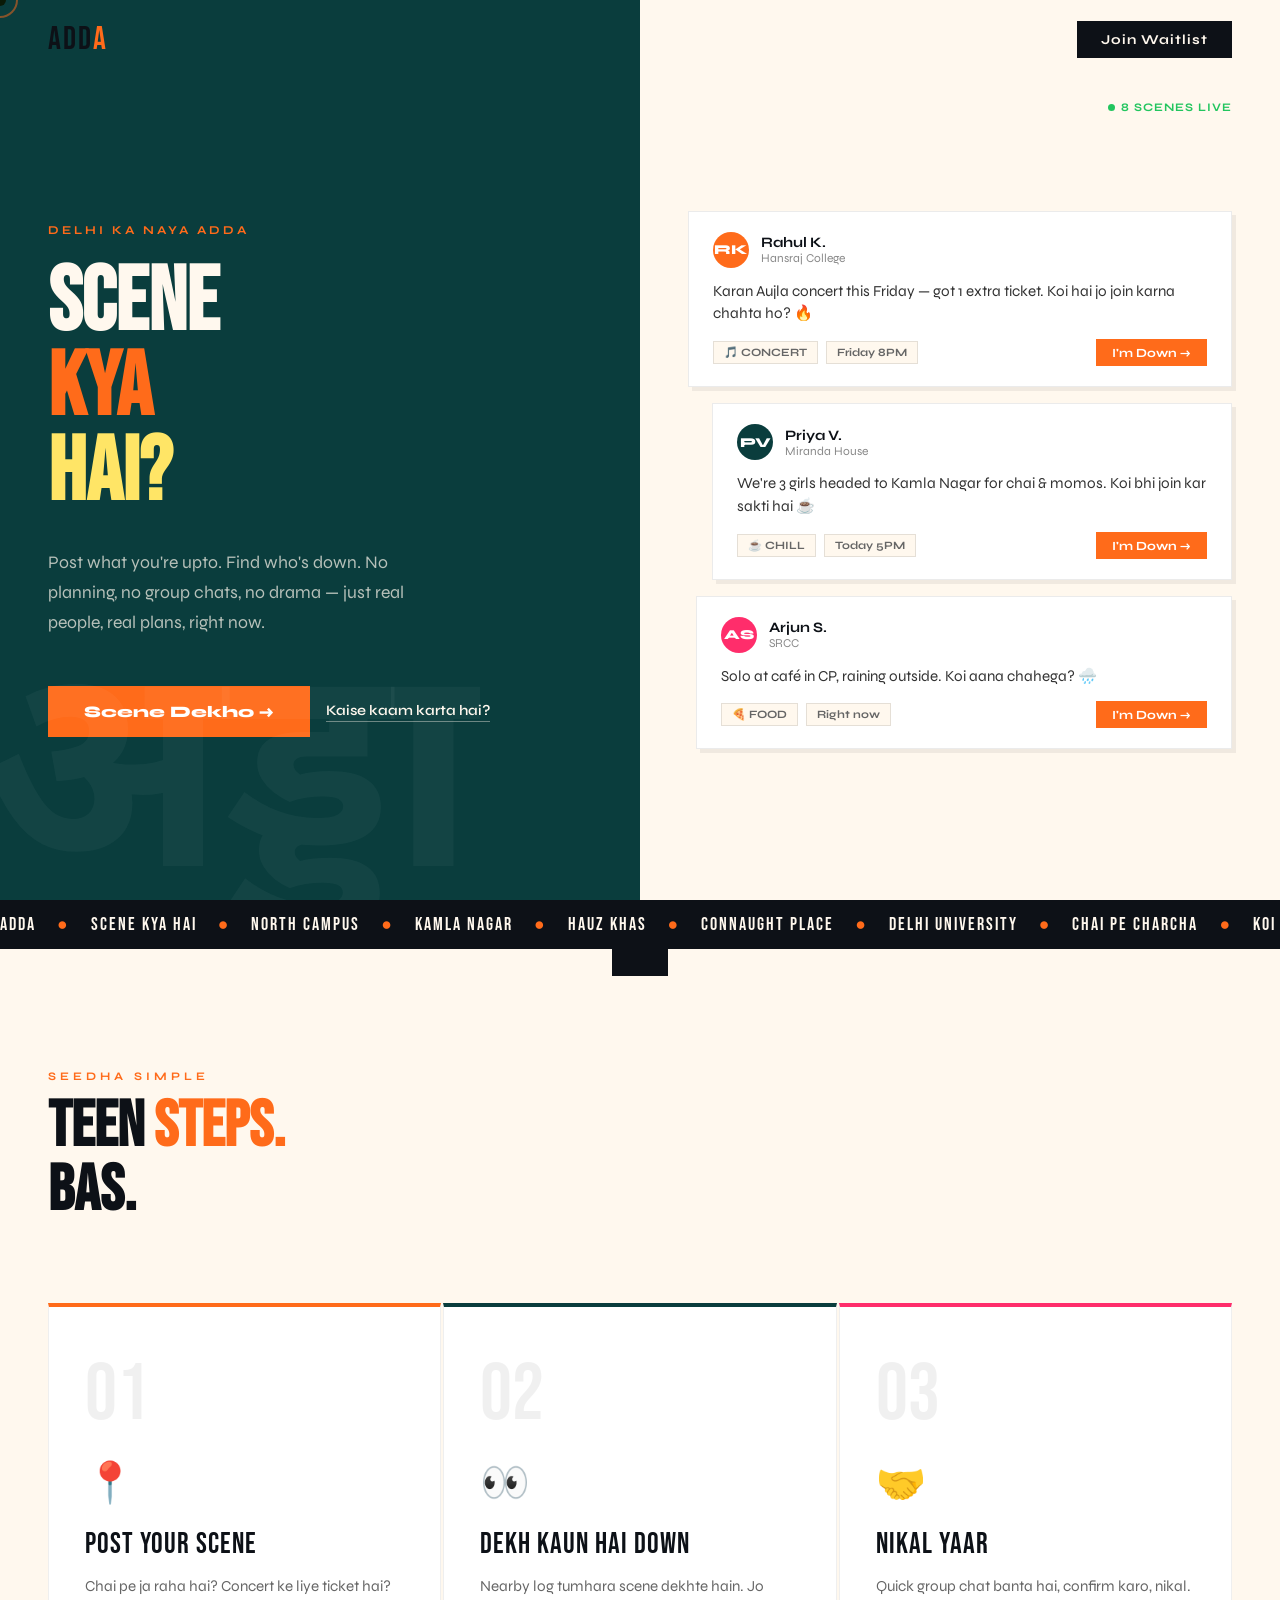
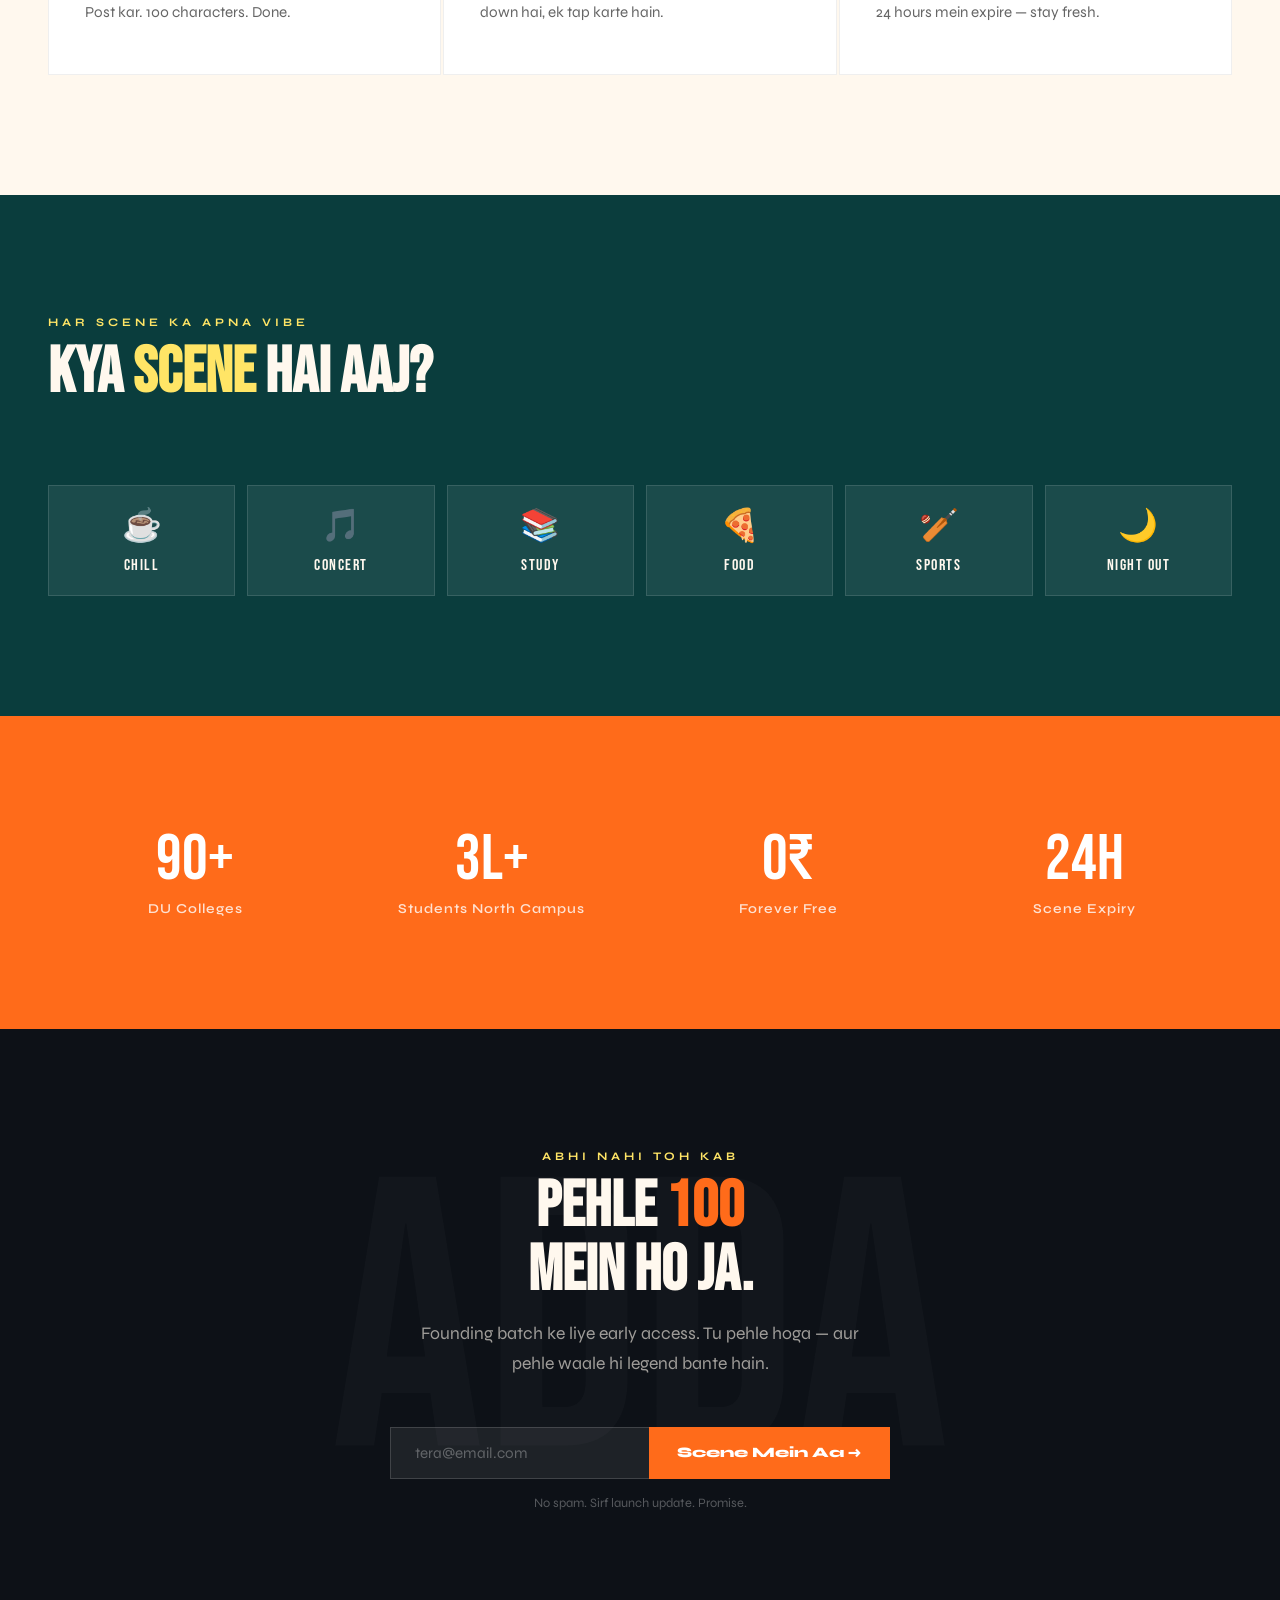
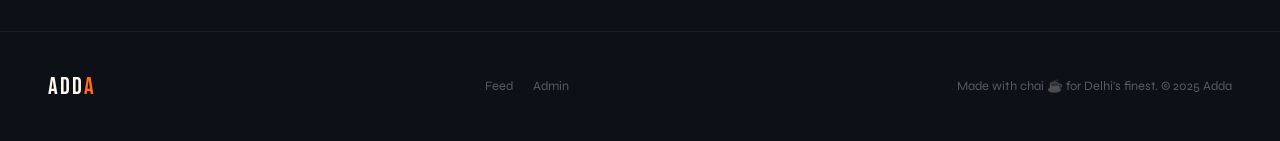
<file: index.html>
<!DOCTYPE html>
<html lang="en">
<head>
  <meta charset="UTF-8" />
  <meta name="viewport" content="width=device-width, initial-scale=1.0"/>
  <title>Adda — Scene Kya Hai?</title>
  <meta name="description" content="Post what you're upto. Find who's down. Delhi ka naya adda.">
  <link rel="preconnect" href="https://fonts.googleapis.com">
  <link rel="preconnect" href="https://fonts.gstatic.com" crossorigin>
  <link href="https://fonts.googleapis.com/css2?family=Bebas+Neue&family=Syne:wght@400;600;700;800&family=Noto+Sans+Devanagari:wght@400;700&display=swap" rel="stylesheet">
  <link rel="stylesheet" href="css/style.css">
  <style>
    body { cursor: none; }
    .cursor{width:12px;height:12px;background:var(--saffron);border-radius:50%;position:fixed;pointer-events:none;z-index:9999;transform:translate(-50%,-50%);transition:width 0.2s,height 0.2s;mix-blend-mode:multiply;}
    .cursor-follower{width:36px;height:36px;border:2px solid var(--saffron);border-radius:50%;position:fixed;pointer-events:none;z-index:9998;transform:translate(-50%,-50%);opacity:0.5;}
    nav.main-nav{position:fixed;top:0;left:0;right:0;z-index:100;display:flex;align-items:center;justify-content:space-between;padding:20px 48px;}
    .nav-logo{font-family:'Bebas Neue',sans-serif;font-size:2rem;color:var(--dark);letter-spacing:2px;}
    .nav-logo span{color:var(--saffron);}
    .nav-cta{background:var(--dark);color:var(--cream);border:none;padding:10px 24px;font-family:'Syne',sans-serif;font-weight:700;font-size:0.85rem;letter-spacing:1px;cursor:none;transition:background 0.2s,transform 0.2s;}
    .nav-cta:hover{background:var(--saffron);transform:translateY(-2px);}
    .hero{min-height:100vh;display:grid;grid-template-columns:1fr 1fr;overflow:hidden;}
    .hero-left{background:var(--deep-teal);padding:140px 48px 80px;display:flex;flex-direction:column;justify-content:center;position:relative;overflow:hidden;}
    .hero-left::after{content:'अड्डा';font-family:'Noto Sans Devanagari',sans-serif;font-size:18rem;font-weight:700;color:rgba(255,255,255,0.04);position:absolute;bottom:-40px;left:-20px;line-height:1;pointer-events:none;}
    .hero-eyebrow{font-size:0.75rem;font-weight:700;letter-spacing:3px;text-transform:uppercase;color:var(--saffron);margin-bottom:24px;opacity:0;animation:fadeUp 0.6s ease 0.2s forwards;}
    .hero-title{font-family:'Bebas Neue',sans-serif;font-size:clamp(4rem,7vw,7rem);line-height:0.95;color:var(--cream);margin-bottom:32px;opacity:0;animation:fadeUp 0.6s ease 0.4s forwards;}
    .hero-title .a1{color:var(--saffron);}.hero-title .a2{color:var(--soft-yellow);}
    .hero-sub{font-size:1.1rem;color:rgba(255,248,238,0.7);max-width:380px;line-height:1.7;margin-bottom:48px;opacity:0;animation:fadeUp 0.6s ease 0.6s forwards;}
    .hero-actions{display:flex;gap:16px;align-items:center;opacity:0;animation:fadeUp 0.6s ease 0.8s forwards;}
    .btn-primary{background:var(--saffron);color:white;border:none;padding:16px 36px;font-family:'Syne',sans-serif;font-weight:800;font-size:1rem;cursor:none;transition:transform 0.2s,box-shadow 0.2s;}
    .btn-primary:hover{transform:translateY(-3px);box-shadow:0 12px 30px rgba(255,107,26,0.4);}
    .btn-secondary{color:var(--cream);font-family:'Syne',sans-serif;font-weight:600;font-size:0.9rem;border-bottom:1px solid rgba(255,248,238,0.4);cursor:none;padding-bottom:2px;transition:color 0.2s,border-color 0.2s;text-decoration:none;}
    .btn-secondary:hover{color:var(--saffron);border-color:var(--saffron);}
    .hero-right{background:var(--cream);padding:140px 48px 80px;display:flex;flex-direction:column;justify-content:center;position:relative;}
    .scene-cards{display:flex;flex-direction:column;gap:16px;opacity:0;animation:fadeUp 0.6s ease 1s forwards;}
    .sc{background:white;border:1.5px solid rgba(0,0,0,0.08);padding:20px 24px;transition:transform 0.2s,box-shadow 0.2s;box-shadow:4px 4px 0 rgba(0,0,0,0.06);}
    .sc:hover{transform:translate(-3px,-3px);box-shadow:7px 7px 0 rgba(255,107,26,0.15);}
    .sc:nth-child(2){margin-left:24px;}.sc:nth-child(3){margin-left:8px;}
    .ch{display:flex;align-items:center;gap:12px;margin-bottom:12px;}
    .ca{width:36px;height:36px;border-radius:50%;display:flex;align-items:center;justify-content:center;font-weight:800;font-size:0.85rem;color:white;}
    .ct{font-size:0.95rem;line-height:1.5;color:#333;margin-bottom:14px;}
    .cf{display:flex;gap:8px;align-items:center;}
    .ctag{font-size:0.7rem;font-weight:700;padding:4px 10px;background:var(--cream);border:1px solid rgba(0,0,0,0.1);color:#666;}
    .cdwn{margin-left:auto;background:var(--saffron);color:white;border:none;padding:6px 16px;font-family:'Syne',sans-serif;font-weight:700;font-size:0.78rem;cursor:none;}
    .ticker{background:var(--dark);color:var(--cream);padding:14px 0;overflow:hidden;white-space:nowrap;}
    .ticker-inner{display:inline-block;animation:ticker 30s linear infinite;font-family:'Bebas Neue',sans-serif;font-size:1.1rem;letter-spacing:2px;}
    .ticker-inner span{color:var(--saffron);margin:0 16px;}
    .how{padding:120px 48px;background:var(--cream);}
    .stl{font-family:'Bebas Neue',sans-serif;font-size:clamp(3rem,5vw,5rem);line-height:1;color:var(--dark);margin-bottom:80px;}
    .stl em{color:var(--saffron);font-style:normal;}
    .steps{display:grid;grid-template-columns:repeat(3,1fr);gap:2px;}
    .step{background:white;padding:48px 36px;border:1.5px solid rgba(0,0,0,0.06);transition:transform 0.2s;}
    .step:hover{transform:translateY(-6px);}
    .sn{font-family:'Bebas Neue',sans-serif;font-size:5rem;line-height:1;color:rgba(0,0,0,0.06);margin-bottom:24px;display:block;}
    .si{font-size:2.5rem;margin-bottom:20px;display:block;}
    .sti{font-family:'Bebas Neue',sans-serif;font-size:1.8rem;letter-spacing:1px;margin-bottom:12px;}
    .step:first-child{border-top:4px solid var(--saffron);}
    .step:nth-child(2){border-top:4px solid var(--deep-teal);}
    .step:nth-child(3){border-top:4px solid var(--hot-pink);}
    .vibes{background:var(--deep-teal);padding:120px 48px;}
    .vibe-grid{display:grid;grid-template-columns:repeat(6,1fr);gap:12px;margin-top:60px;}
    .vp{background:rgba(255,255,255,0.07);border:1.5px solid rgba(255,255,255,0.12);padding:20px 16px;text-align:center;transition:all 0.2s;cursor:none;}
    .vp:hover{background:var(--saffron);border-color:var(--saffron);transform:translateY(-4px);}
    .ve{font-size:2rem;display:block;margin-bottom:10px;}
    .vn{font-family:'Bebas Neue',sans-serif;font-size:1rem;letter-spacing:1.5px;color:var(--cream);}
    .stats-row{background:var(--saffron);padding:80px 48px;display:grid;grid-template-columns:repeat(4,1fr);gap:2px;}
    .stat{padding:32px;text-align:center;}
    .snum{font-family:'Bebas Neue',sans-serif;font-size:4rem;color:white;line-height:1;display:block;}
    .slbl{font-size:0.85rem;font-weight:600;color:rgba(255,255,255,0.8);letter-spacing:1px;margin-top:8px;display:block;}
    .waitlist-sec{background:var(--dark);padding:120px 48px;text-align:center;position:relative;overflow:hidden;}
    .waitlist-sec::before{content:'ADDA';font-family:'Bebas Neue',sans-serif;font-size:30vw;color:rgba(255,255,255,0.02);position:absolute;top:50%;left:50%;transform:translate(-50%,-50%);pointer-events:none;white-space:nowrap;}
    .wform{display:flex;max-width:500px;margin:0 auto 16px;position:relative;z-index:1;}
    .winput{flex:1;background:rgba(255,255,255,0.07);border:1.5px solid rgba(255,255,255,0.15);border-right:none;padding:16px 24px;color:var(--cream);font-family:'Syne',sans-serif;font-size:0.95rem;outline:none;transition:border-color 0.2s;}
    .winput::placeholder{color:rgba(255,255,255,0.3);}
    .winput:focus{border-color:var(--saffron);}
    .wbtn{background:var(--saffron);border:none;padding:16px 28px;color:white;font-family:'Syne',sans-serif;font-weight:800;font-size:0.9rem;cursor:none;white-space:nowrap;}
    .wbtn:hover{background:#e55a0f;}
    footer{background:var(--dark);border-top:1px solid rgba(255,255,255,0.06);padding:40px 48px;display:flex;align-items:center;justify-content:space-between;}
    .fl{font-family:'Bebas Neue',sans-serif;font-size:1.5rem;color:var(--cream);letter-spacing:2px;}
    .fl span{color:var(--saffron);}
    .reveal{opacity:0;transform:translateY(32px);transition:opacity 0.6s ease,transform 0.6s ease;}
    .reveal.visible{opacity:1;transform:translateY(0);}
    @keyframes ticker{from{transform:translateX(0);}to{transform:translateX(-50%);}}
    @keyframes float{0%,100%{transform:translateY(0);}50%{transform:translateY(-10px);}}
    .float{animation:float 3s ease-in-out infinite;}
    @media(max-width:900px){.hero{grid-template-columns:1fr;}.steps{grid-template-columns:1fr;}.vibe-grid{grid-template-columns:repeat(3,1fr);}.stats-row{grid-template-columns:repeat(2,1fr);}}
  </style>
</head>
<body>
  <div class="cursor" id="cursor"></div>
  <div class="cursor-follower" id="follower"></div>

  <nav class="main-nav">
    <div class="nav-logo">Add<span>a</span></div>
    <button class="nav-cta" onclick="document.querySelector('.waitlist-sec').scrollIntoView({behavior:'smooth'})">Join Waitlist</button>
  </nav>

  <section class="hero">
    <div class="hero-left">
      <p class="hero-eyebrow">Delhi ka naya adda</p>
      <h1 class="hero-title">Scene<br><span class="a1">Kya</span><br><span class="a2">Hai?</span></h1>
      <p class="hero-sub">Post what you're upto. Find who's down. No planning, no group chats, no drama — just real people, real plans, right now.</p>
      <div class="hero-actions">
        <button class="btn-primary" onclick="window.location.href='feed.html'">Scene Dekho →</button>
        <a class="btn-secondary" href="#how">Kaise kaam karta hai?</a>
      </div>
    </div>
    <div class="hero-right">
      <div style="position:absolute;top:100px;right:48px;display:flex;align-items:center;gap:6px;opacity:0;animation:fadeUp 0.4s ease 1.2s forwards;">
        <span class="live-dot"></span><span class="live-text" id="heroLiveCount">LIVE NOW</span>
      </div>
      <div class="scene-cards">
        <div class="sc float" style="animation-delay:0s;">
          <div class="ch"><div class="ca av-0">RK</div><div><div style="font-weight:700;font-size:0.9rem;">Rahul K.</div><div style="font-size:0.75rem;color:#888;">Hansraj College</div></div></div>
          <p class="ct">Karan Aujla concert this Friday — got 1 extra ticket. Koi hai jo join karna chahta ho? 🔥</p>
          <div class="cf"><span class="ctag">🎵 CONCERT</span><span class="ctag">Friday 8PM</span><button class="cdwn">I'm Down →</button></div>
        </div>
        <div class="sc float" style="animation-delay:1s;">
          <div class="ch"><div class="ca av-1">PV</div><div><div style="font-weight:700;font-size:0.9rem;">Priya V.</div><div style="font-size:0.75rem;color:#888;">Miranda House</div></div></div>
          <p class="ct">We're 3 girls headed to Kamla Nagar for chai & momos. Koi bhi join kar sakti hai ☕</p>
          <div class="cf"><span class="ctag">☕ CHILL</span><span class="ctag">Today 5PM</span><button class="cdwn">I'm Down →</button></div>
        </div>
        <div class="sc float" style="animation-delay:2s;">
          <div class="ch"><div class="ca av-2">AS</div><div><div style="font-weight:700;font-size:0.9rem;">Arjun S.</div><div style="font-size:0.75rem;color:#888;">SRCC</div></div></div>
          <p class="ct">Solo at café in CP, raining outside. Koi aana chahega? 🌧️</p>
          <div class="cf"><span class="ctag">🍕 FOOD</span><span class="ctag">Right now</span><button class="cdwn">I'm Down →</button></div>
        </div>
      </div>
    </div>
  </section>

  <div class="ticker"><div class="ticker-inner">ADDA <span>●</span> SCENE KYA HAI <span>●</span> NORTH CAMPUS <span>●</span> KAMLA NAGAR <span>●</span> HAUZ KHAS <span>●</span> CONNAUGHT PLACE <span>●</span> DELHI UNIVERSITY <span>●</span> CHAI PE CHARCHA <span>●</span> KOI HAI KYA <span>●</span> ADDA <span>●</span> SCENE KYA HAI <span>●</span> NORTH CAMPUS <span>●</span> KAMLA NAGAR <span>●</span> HAUZ KHAS <span>●</span> CONNAUGHT PLACE <span>●</span> DELHI UNIVERSITY <span>●</span> CHAI PE CHARCHA <span>●</span> KOI HAI KYA <span>●</span></div></div>

  <section class="how" id="how">
    <span class="section-label reveal">Seedha Simple</span>
    <h2 class="stl reveal">Teen <em>steps.</em><br>Bas.</h2>
    <div class="steps">
      <div class="step reveal"><span class="sn">01</span><span class="si">📍</span><div class="sti">Post Your Scene</div><p style="font-size:0.95rem;line-height:1.7;color:#666;">Chai pe ja raha hai? Concert ke liye ticket hai? Post kar. 100 characters. Done.</p></div>
      <div class="step reveal" style="transition-delay:0.15s"><span class="sn">02</span><span class="si">👀</span><div class="sti">Dekh Kaun Hai Down</div><p style="font-size:0.95rem;line-height:1.7;color:#666;">Nearby log tumhara scene dekhte hain. Jo down hai, ek tap karte hain.</p></div>
      <div class="step reveal" style="transition-delay:0.3s"><span class="sn">03</span><span class="si">🤝</span><div class="sti">Nikal Yaar</div><p style="font-size:0.95rem;line-height:1.7;color:#666;">Quick group chat banta hai, confirm karo, nikal. 24 hours mein expire — stay fresh.</p></div>
    </div>
  </section>

  <section class="vibes">
    <span class="section-label reveal" style="color:var(--soft-yellow)">Har Scene Ka Apna Vibe</span>
    <h2 class="stl reveal" style="color:var(--cream)">Kya <em style="color:var(--soft-yellow)">scene</em> hai aaj?</h2>
    <div class="vibe-grid reveal">
      <div class="vp"><span class="ve">☕</span><span class="vn">Chill</span></div>
      <div class="vp"><span class="ve">🎵</span><span class="vn">Concert</span></div>
      <div class="vp"><span class="ve">📚</span><span class="vn">Study</span></div>
      <div class="vp"><span class="ve">🍕</span><span class="vn">Food</span></div>
      <div class="vp"><span class="ve">🏏</span><span class="vn">Sports</span></div>
      <div class="vp"><span class="ve">🌙</span><span class="vn">Night Out</span></div>
    </div>
  </section>

  <div class="stats-row">
    <div class="stat reveal"><span class="snum">90+</span><span class="slbl">DU Colleges</span></div>
    <div class="stat reveal" style="transition-delay:0.1s"><span class="snum">3L+</span><span class="slbl">Students North Campus</span></div>
    <div class="stat reveal" style="transition-delay:0.2s"><span class="snum">0₹</span><span class="slbl">Forever Free</span></div>
    <div class="stat reveal" style="transition-delay:0.3s"><span class="snum">24H</span><span class="slbl">Scene Expiry</span></div>
  </div>

  <section class="waitlist-sec">
    <span class="section-label" style="color:var(--soft-yellow);position:relative;z-index:1;">Abhi Nahi Toh Kab</span>
    <h2 class="stl" style="color:var(--cream);margin-bottom:16px;position:relative;z-index:1;">Pehle <em>100</em><br>Mein Ho Ja.</h2>
    <p style="font-size:1.1rem;color:rgba(255,248,238,0.6);max-width:480px;margin:0 auto 48px;line-height:1.7;position:relative;z-index:1;">Founding batch ke liye early access. Tu pehle hoga — aur pehle waale hi legend bante hain.</p>
    <div class="wform">
      <input type="email" class="winput" placeholder="tera@email.com" id="emailInput" />
      <button class="wbtn" onclick="handleJoin()">Scene Mein Aa →</button>
    </div>
    <p style="font-size:0.8rem;color:rgba(255,255,255,0.3);position:relative;z-index:1;">No spam. Sirf launch update. Promise.</p>
    <p style="display:none;color:#22c55e;font-weight:700;font-size:1rem;margin-top:16px;position:relative;z-index:1;" id="successMsg">✓ Ho gaya! Founding batch mein add kar diya tujhe. 🔥</p>
  </section>

  <footer>
    <div class="fl">Add<span>a</span></div>
    <div style="display:flex;gap:20px;">
      <a href="feed.html" style="font-size:0.8rem;color:rgba(255,255,255,0.3);text-decoration:none;">Feed</a>
      <a href="admin.html" style="font-size:0.8rem;color:rgba(255,255,255,0.3);text-decoration:none;">Admin</a>
    </div>
    <p style="font-size:0.8rem;color:rgba(255,255,255,0.3);">Made with chai ☕ for Delhi's finest. © 2025 Adda</p>
  </footer>

  <div class="toast" id="toast"></div>
  <script src="js/app.js"></script>
  <script>
    const cur=document.getElementById('cursor'),fol=document.getElementById('follower');
    let mx=0,my=0,fx=0,fy=0;
    document.addEventListener('mousemove',e=>{mx=e.clientX;my=e.clientY;cur.style.left=mx+'px';cur.style.top=my+'px';});
    (function a(){fx+=(mx-fx)*0.12;fy+=(my-fy)*0.12;fol.style.left=fx+'px';fol.style.top=fy+'px';requestAnimationFrame(a);})();

    const obs=new IntersectionObserver(es=>es.forEach(e=>{if(e.isIntersecting)e.target.classList.add('visible');}),{threshold:0.15});
    document.querySelectorAll('.reveal').forEach(r=>obs.observe(r));

    document.getElementById('heroLiveCount').textContent=DB.getScenes().length+' SCENES LIVE';

    document.querySelectorAll('.cdwn').forEach(b=>b.addEventListener('click',function(){this.textContent='✓ Down!';this.style.background='#22c55e';}));

    function handleJoin(){
      const e=document.getElementById('emailInput').value;
      if(!e||!e.includes('@')){document.getElementById('emailInput').style.borderColor='var(--hot-pink)';return;}
      DB.addToWaitlist(e);
      document.querySelector('.wbtn').textContent='✓ Done!';
      document.querySelector('.wbtn').style.background='#22c55e';
      document.getElementById('successMsg').style.display='block';
      document.getElementById('emailInput').disabled=true;
    }
    document.getElementById('emailInput').addEventListener('keydown',e=>{if(e.key==='Enter')handleJoin();});
  </script>
</body>
</html>
</file>
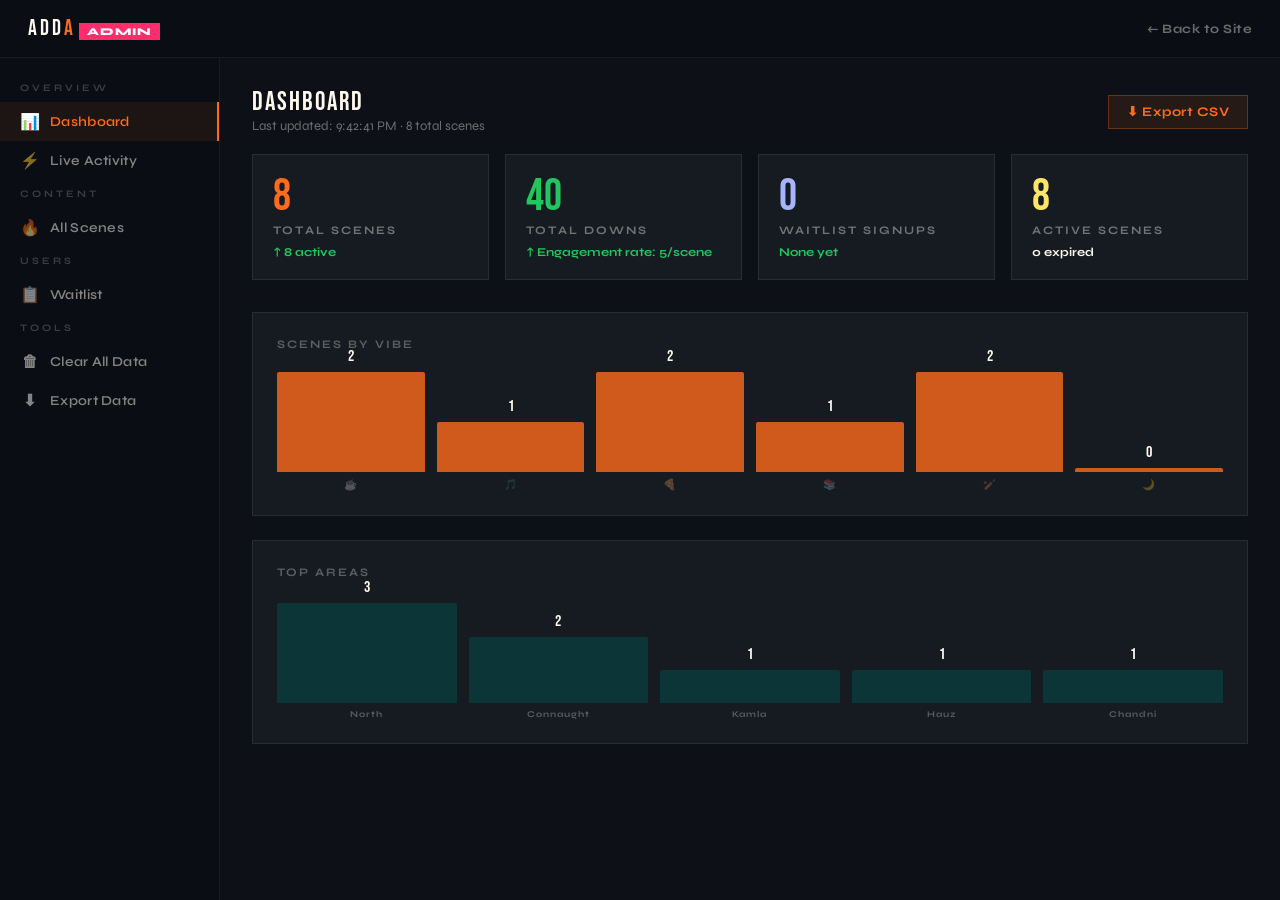
<file: admin.html>
<!DOCTYPE html>
<html lang="en">
<head>
  <meta charset="UTF-8"/>
  <meta name="viewport" content="width=device-width, initial-scale=1.0"/>
  <title>Adda — Admin</title>
  <link rel="preconnect" href="https://fonts.googleapis.com">
  <link href="https://fonts.googleapis.com/css2?family=Bebas+Neue&family=Syne:wght@400;600;700;800&family=JetBrains+Mono:wght@400;700&display=swap" rel="stylesheet">
  <link rel="stylesheet" href="css/style.css">
  <style>
    body { background: #0D1117; color: var(--cream); }

    /* ADMIN NAV */
    .admin-nav {
      background: #0a0e14; border-bottom: 1px solid rgba(255,255,255,0.06);
      padding: 0 28px; height: 58px;
      display: flex; align-items: center; justify-content: space-between;
      position: sticky; top: 0; z-index: 100;
    }
    .admin-logo { font-family: 'Bebas Neue', sans-serif; font-size: 1.4rem; letter-spacing: 3px; color: var(--cream); }
    .admin-logo span { color: var(--saffron); }
    .admin-badge {
      background: var(--hot-pink); color: white; font-size: 0.65rem;
      font-weight: 800; padding: 2px 8px; letter-spacing: 1px; vertical-align: middle;
    }
    .back-to-site {
      color: rgba(255,248,238,0.4); font-size: 0.8rem; font-weight: 700;
      text-decoration: none; transition: color 0.15s; letter-spacing: 0.5px;
    }
    .back-to-site:hover { color: var(--saffron); }

    /* LAYOUT */
    .admin-layout { display: grid; grid-template-columns: 220px 1fr; min-height: calc(100vh - 58px); }

    /* SIDEBAR */
    .admin-sidebar {
      background: #0a0e14; border-right: 1px solid rgba(255,255,255,0.06);
      padding: 24px 0;
    }
    .sidebar-section { margin-bottom: 8px; }
    .sidebar-section-label {
      font-size: 0.62rem; font-weight: 700; letter-spacing: 3px; text-transform: uppercase;
      color: rgba(255,248,238,0.2); padding: 0 20px; margin-bottom: 8px; display: block;
    }
    .sidebar-btn {
      display: flex; align-items: center; gap: 10px; width: 100%;
      background: none; border: none; padding: 10px 20px;
      font-family: 'Syne', sans-serif; font-weight: 600; font-size: 0.85rem;
      cursor: pointer; color: rgba(255,248,238,0.5); transition: all 0.15s;
      text-align: left; letter-spacing: 0.3px;
    }
    .sidebar-btn:hover { color: var(--cream); background: rgba(255,255,255,0.04); }
    .sidebar-btn.active { color: var(--saffron); background: rgba(255,107,26,0.08); border-right: 2px solid var(--saffron); }
    .sidebar-btn .icon { font-size: 1rem; width: 20px; text-align: center; }

    /* MAIN */
    .admin-main { padding: 32px; overflow-y: auto; }

    /* STATS GRID */
    .stats-grid { display: grid; grid-template-columns: repeat(4, 1fr); gap: 16px; margin-bottom: 32px; }
    .stat-card {
      background: #161b22; border: 1px solid rgba(255,255,255,0.08);
      padding: 20px; transition: border-color 0.2s;
    }
    .stat-card:hover { border-color: var(--saffron); }
    .stat-card-num { font-family: 'Bebas Neue', sans-serif; font-size: 2.8rem; line-height: 1; display: block; }
    .stat-card-label { font-size: 0.72rem; font-weight: 700; letter-spacing: 2px; color: rgba(255,248,238,0.4); text-transform: uppercase; margin-top: 4px; display: block; }
    .stat-card-change { font-size: 0.75rem; font-weight: 700; margin-top: 8px; }
    .change-up { color: #22c55e; }
    .change-down { color: var(--hot-pink); }

    /* SECTION */
    .admin-section { display: none; }
    .admin-section.active { display: block; }
    .section-header { display: flex; align-items: center; justify-content: space-between; margin-bottom: 20px; }
    .section-title { font-family: 'Bebas Neue', sans-serif; font-size: 1.6rem; letter-spacing: 2px; color: var(--cream); }
    .section-subtitle { font-size: 0.82rem; color: rgba(255,248,238,0.4); margin-top: 2px; }

    /* TABLE */
    .admin-table-wrap { background: #161b22; border: 1px solid rgba(255,255,255,0.08); overflow: hidden; }
    .admin-table { width: 100%; border-collapse: collapse; }
    .admin-table th {
      background: #0a0e14; padding: 12px 16px; text-align: left;
      font-size: 0.7rem; font-weight: 700; letter-spacing: 2px; text-transform: uppercase;
      color: rgba(255,248,238,0.3); border-bottom: 1px solid rgba(255,255,255,0.06);
    }
    .admin-table td {
      padding: 14px 16px; font-size: 0.85rem; color: rgba(255,248,238,0.8);
      border-bottom: 1px solid rgba(255,255,255,0.04);
      vertical-align: middle;
    }
    .admin-table tr:last-child td { border-bottom: none; }
    .admin-table tr:hover td { background: rgba(255,255,255,0.02); }
    .td-main { font-weight: 700; color: var(--cream); }
    .td-muted { color: rgba(255,248,238,0.3); font-size: 0.78rem; }

    /* VIBE BADGE */
    .vibe-badge {
      display: inline-flex; align-items: center; gap: 4px;
      padding: 3px 10px; font-size: 0.72rem; font-weight: 700; letter-spacing: 0.5px;
    }
    .vb-chill { background: rgba(10,61,61,0.5); color: #5eead4; }
    .vb-concert { background: rgba(99,102,241,0.2); color: #a5b4fc; }
    .vb-food { background: rgba(245,158,11,0.2); color: #fcd34d; }
    .vb-study { background: rgba(34,197,94,0.15); color: #86efac; }
    .vb-sports { background: rgba(255,107,26,0.15); color: var(--saffron); }
    .vb-night { background: rgba(255,45,107,0.15); color: #fb7185; }

    /* ACTION BTNS */
    .tbl-btn {
      padding: 5px 12px; border: 1px solid rgba(255,255,255,0.1);
      background: none; font-family: 'Syne', sans-serif; font-size: 0.72rem;
      font-weight: 700; cursor: pointer; color: rgba(255,248,238,0.5);
      transition: all 0.15s; letter-spacing: 0.5px;
    }
    .tbl-btn:hover { border-color: var(--saffron); color: var(--saffron); }
    .tbl-btn.danger:hover { border-color: var(--hot-pink); color: var(--hot-pink); }
    .tbl-btn.success { border-color: #22c55e; color: #22c55e; }

    /* WAITLIST */
    .waitlist-item {
      display: flex; align-items: center; padding: 12px 16px;
      border-bottom: 1px solid rgba(255,255,255,0.04);
      font-family: 'JetBrains Mono', monospace;
    }
    .waitlist-item:last-child { border-bottom: none; }
    .wl-num { font-size: 0.75rem; color: rgba(255,248,238,0.2); min-width: 40px; }
    .wl-email { font-size: 0.88rem; color: var(--cream); flex: 1; }
    .wl-time { font-size: 0.72rem; color: rgba(255,248,238,0.3); }

    /* CHART BARS */
    .chart-wrap { background: #161b22; border: 1px solid rgba(255,255,255,0.08); padding: 24px; margin-bottom: 24px; }
    .chart-title { font-size: 0.72rem; font-weight: 700; letter-spacing: 2px; text-transform: uppercase; color: rgba(255,248,238,0.3); margin-bottom: 20px; }
    .bar-chart { display: flex; align-items: flex-end; gap: 12px; height: 120px; }
    .bar-col { flex: 1; display: flex; flex-direction: column; align-items: center; gap: 6px; }
    .bar-fill { width: 100%; background: var(--saffron); opacity: 0.8; transition: opacity 0.15s; border-radius: 2px 2px 0 0; }
    .bar-fill:hover { opacity: 1; }
    .bar-label { font-size: 0.65rem; font-weight: 700; color: rgba(255,248,238,0.3); letter-spacing: 1px; }
    .bar-val { font-family: 'Bebas Neue', sans-serif; font-size: 1rem; color: var(--cream); }

    /* ACTIVITY FEED */
    .activity-log { background: #161b22; border: 1px solid rgba(255,255,255,0.08); }
    .log-item { display: flex; gap: 14px; padding: 12px 16px; border-bottom: 1px solid rgba(255,255,255,0.04); align-items: center; }
    .log-item:last-child { border-bottom: none; }
    .log-dot { width: 8px; height: 8px; border-radius: 50%; flex-shrink: 0; }
    .log-dot.green { background: #22c55e; }
    .log-dot.orange { background: var(--saffron); }
    .log-dot.pink { background: var(--hot-pink); }
    .log-text { font-size: 0.82rem; color: rgba(255,248,238,0.7); flex: 1; }
    .log-time { font-size: 0.7rem; color: rgba(255,248,238,0.2); font-family: 'JetBrains Mono', monospace; white-space: nowrap; }

    /* DELETE CONFIRM */
    .confirm-overlay {
      position: fixed; inset: 0; background: rgba(0,0,0,0.85);
      z-index: 900; display: none; align-items: center; justify-content: center;
    }
    .confirm-overlay.open { display: flex; }
    .confirm-box { background: #161b22; border: 1px solid rgba(255,255,255,0.1); padding: 32px; width: 400px; max-width: 95vw; }
    .confirm-title { font-family: 'Bebas Neue', sans-serif; font-size: 1.6rem; color: var(--cream); margin-bottom: 12px; }
    .confirm-text { font-size: 0.9rem; color: rgba(255,248,238,0.6); line-height: 1.6; margin-bottom: 24px; }
    .confirm-actions { display: flex; gap: 12px; }
    .confirm-delete { background: var(--hot-pink); color: white; border: none; padding: 12px 24px; font-family: 'Syne', sans-serif; font-weight: 800; cursor: pointer; flex: 1; }
    .confirm-cancel { background: none; border: 1px solid rgba(255,255,255,0.15); color: rgba(255,248,238,0.6); padding: 12px 24px; font-family: 'Syne', sans-serif; font-weight: 700; cursor: pointer; flex: 1; }

    /* SEARCH */
    .search-input {
      background: #161b22; border: 1px solid rgba(255,255,255,0.1); color: var(--cream);
      padding: 9px 16px; font-family: 'Syne', sans-serif; font-size: 0.85rem;
      outline: none; transition: border-color 0.2s; width: 260px;
    }
    .search-input:focus { border-color: var(--saffron); }
    .search-input::placeholder { color: rgba(255,248,238,0.2); }

    /* EXPORT BTN */
    .export-btn {
      background: rgba(255,107,26,0.1); border: 1px solid rgba(255,107,26,0.3);
      color: var(--saffron); padding: 8px 18px; font-family: 'Syne', sans-serif;
      font-weight: 700; font-size: 0.82rem; cursor: pointer; transition: all 0.15s; letter-spacing: 0.5px;
    }
    .export-btn:hover { background: var(--saffron); color: white; border-color: var(--saffron); }

    /* RESPONSIVE */
    @media(max-width:800px) {
      .admin-layout { grid-template-columns: 1fr; }
      .admin-sidebar { display: none; }
      .stats-grid { grid-template-columns: repeat(2,1fr); }
    }
  </style>
</head>
<body>

  <!-- ADMIN NAV -->
  <nav class="admin-nav">
    <div>
      <span class="admin-logo">Add<span>a</span></span>
      <span class="admin-badge">ADMIN</span>
    </div>
    <a href="feed.html" class="back-to-site">← Back to Site</a>
  </nav>

  <div class="admin-layout">

    <!-- SIDEBAR -->
    <aside class="admin-sidebar">
      <div class="sidebar-section">
        <span class="sidebar-section-label">Overview</span>
        <button class="sidebar-btn active" onclick="showSection('dashboard', this)">
          <span class="icon">📊</span> Dashboard
        </button>
        <button class="sidebar-btn" onclick="showSection('activity', this)">
          <span class="icon">⚡</span> Live Activity
        </button>
      </div>
      <div class="sidebar-section">
        <span class="sidebar-section-label">Content</span>
        <button class="sidebar-btn" onclick="showSection('scenes', this)">
          <span class="icon">🔥</span> All Scenes
        </button>
      </div>
      <div class="sidebar-section">
        <span class="sidebar-section-label">Users</span>
        <button class="sidebar-btn" onclick="showSection('waitlist', this)">
          <span class="icon">📋</span> Waitlist
        </button>
      </div>
      <div class="sidebar-section">
        <span class="sidebar-section-label">Tools</span>
        <button class="sidebar-btn" onclick="clearAllData()">
          <span class="icon">🗑</span> Clear All Data
        </button>
        <button class="sidebar-btn" onclick="exportData()">
          <span class="icon">⬇</span> Export Data
        </button>
      </div>
    </aside>

    <!-- MAIN -->
    <main class="admin-main">

      <!-- DASHBOARD -->
      <div class="admin-section active" id="sec-dashboard">
        <div class="section-header">
          <div>
            <div class="section-title">Dashboard</div>
            <div class="section-subtitle" id="dashSubtitle">Loading...</div>
          </div>
          <button class="export-btn" onclick="exportData()">⬇ Export CSV</button>
        </div>

        <div class="stats-grid" id="statsGrid"></div>

        <!-- VIBE CHART -->
        <div class="chart-wrap">
          <div class="chart-title">Scenes by Vibe</div>
          <div class="bar-chart" id="vibeChart"></div>
        </div>

        <!-- AREA CHART -->
        <div class="chart-wrap">
          <div class="chart-title">Top Areas</div>
          <div class="bar-chart" id="areaChart"></div>
        </div>
      </div>

      <!-- LIVE ACTIVITY -->
      <div class="admin-section" id="sec-activity">
        <div class="section-header">
          <div>
            <div class="section-title">Live Activity</div>
            <div class="section-subtitle">Real-time feed of everything happening</div>
          </div>
        </div>
        <div class="activity-log" id="activityLog"></div>
      </div>

      <!-- ALL SCENES -->
      <div class="admin-section" id="sec-scenes">
        <div class="section-header">
          <div>
            <div class="section-title">All Scenes</div>
            <div class="section-subtitle" id="scenesSubtitle"></div>
          </div>
          <input class="search-input" placeholder="Search scenes..." id="sceneSearch" oninput="renderScenes()" />
        </div>
        <div class="admin-table-wrap">
          <table class="admin-table">
            <thead>
              <tr>
                <th>Scene</th>
                <th>Poster</th>
                <th>Vibe</th>
                <th>Area</th>
                <th>Down</th>
                <th>When</th>
                <th>Actions</th>
              </tr>
            </thead>
            <tbody id="scenesTableBody"></tbody>
          </table>
        </div>
      </div>

      <!-- WAITLIST -->
      <div class="admin-section" id="sec-waitlist">
        <div class="section-header">
          <div>
            <div class="section-title">Waitlist</div>
            <div class="section-subtitle" id="waitlistSubtitle"></div>
          </div>
          <button class="export-btn" onclick="exportWaitlist()">⬇ Export Emails</button>
        </div>
        <div class="admin-table-wrap" id="waitlistContainer"></div>
      </div>

    </main>
  </div>

  <!-- DELETE CONFIRM -->
  <div class="confirm-overlay" id="confirmOverlay">
    <div class="confirm-box">
      <div class="confirm-title">Scene Delete Karna Hai?</div>
      <p class="confirm-text" id="confirmText">Yeh action undo nahi hogi.</p>
      <div class="confirm-actions">
        <button class="confirm-delete" id="confirmYes">Haan, Delete Karo</button>
        <button class="confirm-cancel" onclick="closeConfirm()">Cancel</button>
      </div>
    </div>
  </div>

  <div class="toast" id="toast"></div>
  <script src="js/app.js"></script>
  <script>
    // =====================
    // NAVIGATION
    // =====================
    function showSection(name, btn) {
      document.querySelectorAll('.admin-section').forEach(s => s.classList.remove('active'));
      document.querySelectorAll('.sidebar-btn').forEach(b => b.classList.remove('active'));
      document.getElementById('sec-' + name).classList.add('active');
      btn.classList.add('active');
      if (name === 'scenes') renderScenes();
      if (name === 'waitlist') renderWaitlist();
      if (name === 'activity') renderActivity();
    }

    // =====================
    // DASHBOARD
    // =====================
    function renderDashboard() {
      const scenes = DB.getScenes();
      const waitlist = DB.getWaitlist();
      const totalDowns = scenes.reduce((a, s) => a + s.downCount, 0);
      const activeScenes = scenes.filter(s => Utils.expiryPct(s.timestamp) > 0).length;

      document.getElementById('dashSubtitle').textContent =
        `Last updated: ${new Date().toLocaleTimeString()} · ${scenes.length} total scenes`;

      // Stats
      document.getElementById('statsGrid').innerHTML = `
        <div class="stat-card">
          <span class="stat-card-num" style="color:var(--saffron)">${scenes.length}</span>
          <span class="stat-card-label">Total Scenes</span>
          <div class="stat-card-change change-up">↑ ${activeScenes} active</div>
        </div>
        <div class="stat-card">
          <span class="stat-card-num" style="color:#22c55e">${totalDowns}</span>
          <span class="stat-card-label">Total Downs</span>
          <div class="stat-card-change change-up">↑ Engagement rate: ${scenes.length ? Math.round(totalDowns/scenes.length*10)/10 : 0}/scene</div>
        </div>
        <div class="stat-card">
          <span class="stat-card-num" style="color:#a5b4fc">${waitlist.length}</span>
          <span class="stat-card-label">Waitlist Signups</span>
          <div class="stat-card-change change-up">${waitlist.length > 0 ? `Latest: ${timeAgoShort(waitlist[waitlist.length-1]?.timestamp)}` : 'None yet'}</div>
        </div>
        <div class="stat-card">
          <span class="stat-card-num" style="color:var(--soft-yellow)">${activeScenes}</span>
          <span class="stat-card-label">Active Scenes</span>
          <div class="stat-card-change">${scenes.length - activeScenes} expired</div>
        </div>
      `;

      // Vibe chart
      const vibeCounts = {};
      Object.keys(VIBES).forEach(v => vibeCounts[v] = 0);
      scenes.forEach(s => { if (vibeCounts[s.vibe] !== undefined) vibeCounts[s.vibe]++; });
      const maxVibe = Math.max(...Object.values(vibeCounts), 1);

      document.getElementById('vibeChart').innerHTML = Object.entries(vibeCounts).map(([vibe, count]) => `
        <div class="bar-col">
          <span class="bar-val">${count}</span>
          <div class="bar-fill" style="height:${Math.max(4, (count/maxVibe)*100)}px;background:var(--saffron);" title="${vibe}: ${count}"></div>
          <span class="bar-label">${VIBES[vibe].emoji}</span>
        </div>
      `).join('');

      // Area chart
      const areaCounts = {};
      scenes.forEach(s => { areaCounts[s.area] = (areaCounts[s.area] || 0) + 1; });
      const topAreas = Object.entries(areaCounts).sort((a,b) => b[1]-a[1]).slice(0, 7);
      const maxArea = Math.max(...topAreas.map(a => a[1]), 1);

      document.getElementById('areaChart').innerHTML = topAreas.map(([area, count]) => `
        <div class="bar-col">
          <span class="bar-val">${count}</span>
          <div class="bar-fill" style="height:${Math.max(4, (count/maxArea)*100)}px;background:#0A3D3D;" title="${area}: ${count}"></div>
          <span class="bar-label" style="font-size:0.55rem;text-align:center;">${area.split(' ')[0]}</span>
        </div>
      `).join('');
    }

    // =====================
    // SCENES TABLE
    // =====================
    function renderScenes() {
      const scenes = DB.getScenes();
      const query = (document.getElementById('sceneSearch')?.value || '').toLowerCase();
      const filtered = query ? scenes.filter(s =>
        s.text.toLowerCase().includes(query) ||
        s.name.toLowerCase().includes(query) ||
        s.college.toLowerCase().includes(query) ||
        s.area.toLowerCase().includes(query)
      ) : scenes;

      document.getElementById('scenesSubtitle').textContent = `${filtered.length} scenes${query ? ' (filtered)' : ''}`;

      document.getElementById('scenesTableBody').innerHTML = filtered
        .sort((a,b) => b.timestamp - a.timestamp)
        .map(s => `
          <tr>
            <td>
              <div class="td-main" style="max-width:260px;white-space:nowrap;overflow:hidden;text-overflow:ellipsis;" title="${s.text}">${s.text}</div>
              <div class="td-muted">${Utils.timeAgo(s.timestamp)} · ${s.id.startsWith('seed') ? '🌱 seeded' : '👤 real'}</div>
            </td>
            <td>
              <div class="td-main">${s.name}</div>
              <div class="td-muted">${s.college}</div>
            </td>
            <td><span class="vibe-badge vb-${s.vibe}">${VIBES[s.vibe]?.emoji || '🔥'} ${VIBES[s.vibe]?.label || s.vibe}</span></td>
            <td><span style="font-size:0.85rem;">📍 ${s.area}</span></td>
            <td><span style="font-family:'Bebas Neue',sans-serif;font-size:1.2rem;color:var(--saffron);">${s.downCount}</span></td>
            <td><span style="font-size:0.78rem;color:rgba(255,248,238,0.5);">${s.when}</span></td>
            <td>
              <div style="display:flex;gap:6px;">
                <a href="scene.html?id=${s.id}" target="_blank">
                  <button class="tbl-btn">View</button>
                </a>
                <button class="tbl-btn danger" onclick="confirmDelete('${s.id}', '${s.text.slice(0,40).replace(/'/g,"\\'")}...')">Delete</button>
              </div>
            </td>
          </tr>
        `).join('') || '<tr><td colspan="7" style="text-align:center;padding:32px;color:rgba(255,248,238,0.2);">Koi scene nahi</td></tr>';
    }

    // =====================
    // WAITLIST
    // =====================
    function renderWaitlist() {
      const list = DB.getWaitlist();
      document.getElementById('waitlistSubtitle').textContent = `${list.length} signups`;
      const container = document.getElementById('waitlistContainer');

      if (list.length === 0) {
        container.innerHTML = `<div style="padding:48px;text-align:center;color:rgba(255,248,238,0.2);font-size:0.9rem;">No signups yet. Share the landing page!</div>`;
        return;
      }
      container.innerHTML = list.slice().reverse().map((item, i) => `
        <div class="waitlist-item">
          <span class="wl-num">#${list.length - i}</span>
          <span class="wl-email">${item.email}</span>
          <span class="wl-time">${Utils.timeAgo(item.timestamp)}</span>
        </div>
      `).join('');
    }

    // =====================
    // LIVE ACTIVITY
    // =====================
    function renderActivity() {
      const scenes = DB.getScenes();
      const logs = [];

      scenes.forEach(s => {
        logs.push({ dot:'orange', text:`Scene posted by <strong>${s.name}</strong> (${s.college}): "${s.text.slice(0,60)}..."`, time: s.timestamp });
        if (s.downCount > 0) {
          logs.push({ dot:'green', text:`<strong>${s.downCount} people</strong> went down for "${s.text.slice(0,40)}..."`, time: s.timestamp + 300000 });
        }
        (s.messages || []).forEach(m => {
          logs.push({ dot:'green', text:`<strong>${m.name}</strong> sent a message in scene chat`, time: m.timestamp });
        });
      });

      const waitlist = DB.getWaitlist();
      waitlist.forEach(w => {
        logs.push({ dot:'pink', text:`New waitlist signup: <strong>${w.email}</strong>`, time: w.timestamp });
      });

      logs.sort((a,b) => b.time - a.time);

      document.getElementById('activityLog').innerHTML = logs.slice(0, 30).map(l => `
        <div class="log-item">
          <div class="log-dot ${l.dot}"></div>
          <div class="log-text">${l.text}</div>
          <div class="log-time">${Utils.timeAgo(l.time)}</div>
        </div>
      `).join('') || '<div style="padding:32px;text-align:center;color:rgba(255,248,238,0.2);">No activity yet</div>';
    }

    // =====================
    // DELETE
    // =====================
    let _deleteId = null;
    function confirmDelete(id, preview) {
      _deleteId = id;
      document.getElementById('confirmText').textContent = `"${preview}" — permanently delete karein?`;
      document.getElementById('confirmOverlay').classList.add('open');
      document.getElementById('confirmYes').onclick = doDelete;
    }
    function doDelete() {
      const scenes = DB.getScenes().filter(s => s.id !== _deleteId);
      DB.saveScenes(scenes);
      closeConfirm();
      renderScenes();
      renderDashboard();
      showToast('Scene delete ho gaya', 'success');
    }
    function closeConfirm() { document.getElementById('confirmOverlay').classList.remove('open'); _deleteId = null; }

    // =====================
    // EXPORT
    // =====================
    function exportData() {
      const scenes = DB.getScenes();
      const csv = ['ID,Name,College,Vibe,Area,When,Down Count,Text,Timestamp',
        ...scenes.map(s => `${s.id},"${s.name}","${s.college}",${s.vibe},"${s.area}","${s.when}",${s.downCount},"${s.text.replace(/"/g,"'")}",${new Date(s.timestamp).toISOString()}`)
      ].join('\n');
      download('adda_scenes.csv', csv);
      showToast('Scenes exported!', 'success');
    }

    function exportWaitlist() {
      const list = DB.getWaitlist();
      const csv = ['Email,Timestamp', ...list.map(w => `${w.email},${new Date(w.timestamp).toISOString()}`)].join('\n');
      download('adda_waitlist.csv', csv);
      showToast('Waitlist exported!', 'success');
    }

    function download(filename, text) {
      const a = document.createElement('a');
      a.href = 'data:text/csv;charset=utf-8,' + encodeURIComponent(text);
      a.download = filename;
      a.click();
    }

    function clearAllData() {
      if (!confirm('SACH MEIN? Sab data delete ho jaayega. Confirm?')) return;
      if (!confirm('Ekdum sure? Undo nahi hoga.')) return;
      localStorage.removeItem('adda_scenes');
      localStorage.removeItem('adda_user');
      localStorage.removeItem('adda_notifs');
      localStorage.removeItem('adda_waitlist');
      showToast('Sab clear ho gaya', 'success');
      setTimeout(() => location.reload(), 800);
    }

    function timeAgoShort(ts) {
      if (!ts) return 'N/A';
      const mins = Math.floor((Date.now()-ts)/60000);
      if (mins < 60) return `${mins}m ago`;
      return `${Math.floor(mins/60)}h ago`;
    }

    // =====================
    // INIT
    // =====================
    renderDashboard();

    // Auto-refresh dashboard every 30s
    setInterval(() => {
      if (document.getElementById('sec-dashboard').classList.contains('active')) renderDashboard();
    }, 30000);
  </script>
</body>
</html>
</file>
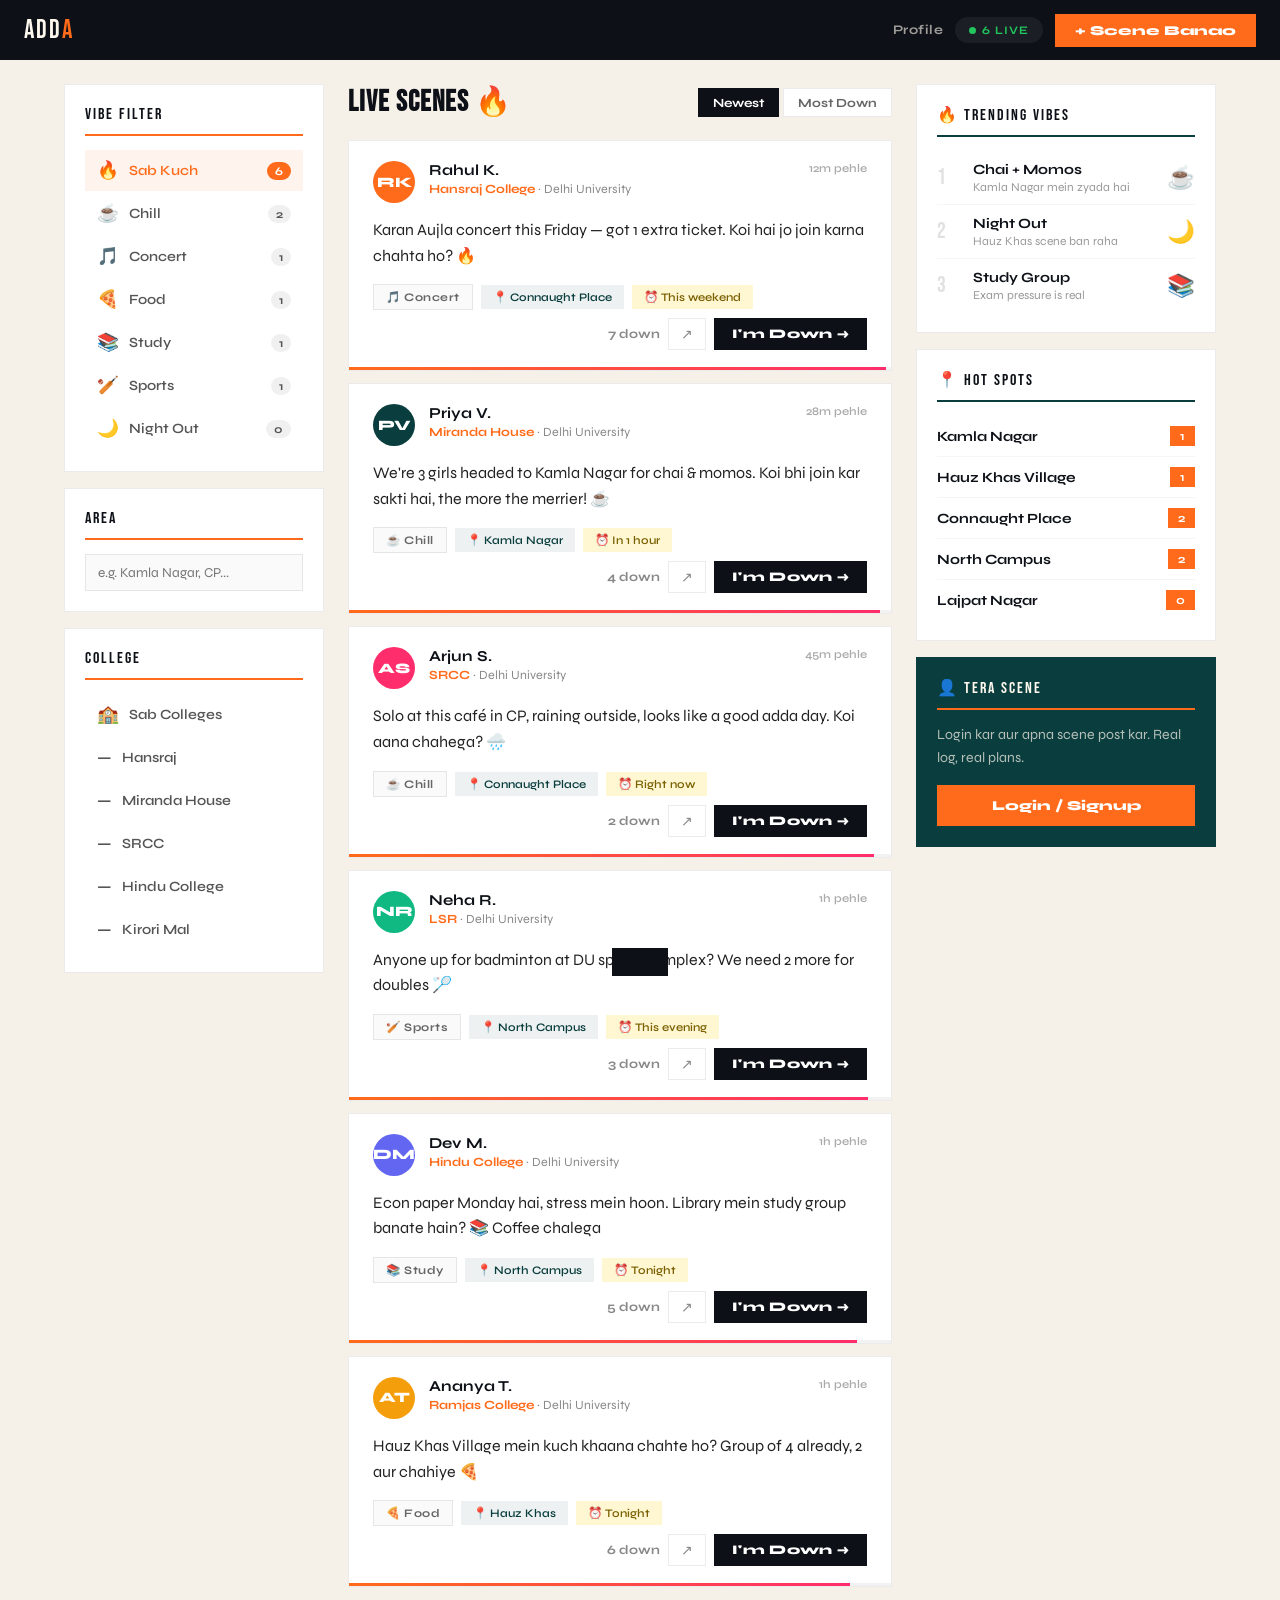
<file: feed.html>
<!DOCTYPE html>
<html lang="en">
<head>
  <meta charset="UTF-8" />
  <meta name="viewport" content="width=device-width, initial-scale=1.0"/>
  <title>Adda — Live Feed</title>
  <link rel="preconnect" href="https://fonts.googleapis.com">
  <link href="https://fonts.googleapis.com/css2?family=Bebas+Neue&family=Syne:wght@400;600;700;800&display=swap" rel="stylesheet">
  <style>
    :root {
      --saffron: #FF6B1A;
      --deep-teal: #0A3D3D;
      --cream: #FFF8EE;
      --hot-pink: #FF2D6B;
      --soft-yellow: #FFE566;
      --dark: #0D1117;
      --card-bg: #ffffff;
      --border: rgba(0,0,0,0.08);
    }
    * { margin:0; padding:0; box-sizing:border-box; }
    body {
      background: #F5F0E8;
      font-family: 'Syne', sans-serif;
      min-height: 100vh;
    }

    /* TOP NAV */
    .topbar {
      background: var(--dark);
      padding: 0 24px;
      display: flex;
      align-items: center;
      justify-content: space-between;
      height: 60px;
      position: sticky;
      top: 0;
      z-index: 100;
    }
    .topbar-logo {
      font-family: 'Bebas Neue', sans-serif;
      font-size: 1.6rem;
      color: var(--cream);
      letter-spacing: 2px;
    }
    .topbar-logo span { color: var(--saffron); }

    .topbar-right {
      display: flex;
      align-items: center;
      gap: 12px;
    }
    .live-indicator {
      display: flex;
      align-items: center;
      gap: 6px;
      background: rgba(255,255,255,0.06);
      padding: 6px 14px;
      border-radius: 100px;
    }
    .live-dot {
      width: 7px; height: 7px;
      background: #22c55e;
      border-radius: 50%;
      animation: pulse 1.5s ease infinite;
    }
    .live-text {
      font-size: 0.72rem;
      font-weight: 700;
      letter-spacing: 1px;
      color: #22c55e;
    }
    .post-btn {
      background: var(--saffron);
      color: white;
      border: none;
      padding: 8px 20px;
      font-family: 'Syne', sans-serif;
      font-weight: 800;
      font-size: 0.85rem;
      cursor: pointer;
      transition: transform 0.15s, background 0.15s;
    }
    .post-btn:hover { background: #e55a0f; transform: translateY(-1px); }

    /* LAYOUT */
    .layout {
      display: grid;
      grid-template-columns: 260px 1fr 300px;
      gap: 24px;
      max-width: 1200px;
      margin: 0 auto;
      padding: 24px;
    }

    /* SIDEBAR LEFT */
    .sidebar-left { position: sticky; top: 84px; height: fit-content; }

    .filter-block {
      background: white;
      border: 1.5px solid var(--border);
      padding: 20px;
      margin-bottom: 16px;
    }
    .filter-title {
      font-family: 'Bebas Neue', sans-serif;
      font-size: 1rem;
      letter-spacing: 2px;
      color: var(--dark);
      margin-bottom: 14px;
      padding-bottom: 10px;
      border-bottom: 2px solid var(--saffron);
    }

    .filter-btn {
      display: flex;
      align-items: center;
      gap: 10px;
      width: 100%;
      background: none;
      border: none;
      padding: 10px 12px;
      cursor: pointer;
      font-family: 'Syne', sans-serif;
      font-weight: 600;
      font-size: 0.88rem;
      color: #555;
      transition: background 0.15s, color 0.15s;
      text-align: left;
      margin-bottom: 2px;
    }
    .filter-btn:hover, .filter-btn.active {
      background: rgba(255,107,26,0.08);
      color: var(--saffron);
    }
    .filter-btn .emoji { font-size: 1.1rem; }
    .filter-count {
      margin-left: auto;
      font-size: 0.72rem;
      background: rgba(0,0,0,0.06);
      padding: 2px 8px;
      border-radius: 100px;
      font-weight: 700;
    }
    .filter-btn.active .filter-count {
      background: var(--saffron);
      color: white;
    }

    .area-filter input {
      width: 100%;
      border: 1.5px solid var(--border);
      padding: 9px 12px;
      font-family: 'Syne', sans-serif;
      font-size: 0.85rem;
      outline: none;
      transition: border-color 0.2s;
      background: #fafafa;
    }
    .area-filter input:focus { border-color: var(--saffron); }

    /* MAIN FEED */
    .feed-main { min-height: 80vh; }

    .feed-header {
      display: flex;
      align-items: center;
      justify-content: space-between;
      margin-bottom: 20px;
    }
    .feed-title {
      font-family: 'Bebas Neue', sans-serif;
      font-size: 1.8rem;
      letter-spacing: 1px;
      color: var(--dark);
    }
    .feed-sort {
      display: flex;
      gap: 4px;
    }
    .sort-btn {
      padding: 6px 14px;
      border: 1.5px solid var(--border);
      background: white;
      font-family: 'Syne', sans-serif;
      font-size: 0.78rem;
      font-weight: 700;
      cursor: pointer;
      transition: all 0.15s;
      color: #666;
    }
    .sort-btn.active, .sort-btn:hover {
      background: var(--dark);
      color: white;
      border-color: var(--dark);
    }

    /* POST CARD */
    .post-card {
      background: white;
      border: 1.5px solid var(--border);
      padding: 20px 24px;
      margin-bottom: 12px;
      transition: transform 0.2s, box-shadow 0.2s;
      position: relative;
      animation: slideIn 0.4s ease;
    }
    .post-card:hover {
      transform: translateY(-2px);
      box-shadow: 0 8px 24px rgba(0,0,0,0.08);
    }
    .post-card.new-post {
      border-left: 4px solid var(--saffron);
    }

    .post-top {
      display: flex;
      align-items: flex-start;
      gap: 14px;
      margin-bottom: 14px;
    }
    .post-avatar {
      width: 42px; height: 42px;
      border-radius: 50%;
      display: flex; align-items: center; justify-content: center;
      font-weight: 800;
      font-size: 0.9rem;
      color: white;
      flex-shrink: 0;
    }
    .post-meta { flex: 1; }
    .post-name { font-weight: 700; font-size: 0.95rem; color: var(--dark); }
    .post-college {
      font-size: 0.78rem;
      color: #888;
      margin-top: 2px;
    }
    .post-college strong { color: var(--saffron); }

    .post-time {
      font-size: 0.72rem;
      color: #aaa;
      font-weight: 600;
      white-space: nowrap;
    }

    .post-text {
      font-size: 1rem;
      line-height: 1.6;
      color: #222;
      margin-bottom: 16px;
    }

    .post-footer {
      display: flex;
      align-items: center;
      gap: 8px;
      flex-wrap: wrap;
    }
    .vibe-tag {
      font-size: 0.72rem;
      font-weight: 700;
      letter-spacing: 0.5px;
      padding: 5px 12px;
      border: 1.5px solid var(--border);
      color: #666;
      background: #fafafa;
    }
    .area-tag {
      font-size: 0.72rem;
      font-weight: 600;
      padding: 5px 12px;
      background: rgba(10,61,61,0.07);
      color: var(--deep-teal);
    }
    .when-tag {
      font-size: 0.72rem;
      font-weight: 600;
      padding: 5px 12px;
      background: rgba(255,229,102,0.3);
      color: #7a6000;
    }

    .post-actions {
      margin-left: auto;
      display: flex;
      align-items: center;
      gap: 8px;
    }
    .down-count {
      font-size: 0.8rem;
      font-weight: 700;
      color: #888;
    }
    .down-btn {
      background: var(--dark);
      color: white;
      border: none;
      padding: 8px 18px;
      font-family: 'Syne', sans-serif;
      font-weight: 800;
      font-size: 0.82rem;
      cursor: pointer;
      transition: all 0.15s;
      letter-spacing: 0.3px;
    }
    .down-btn:hover { background: var(--saffron); }
    .down-btn.is-down {
      background: #22c55e;
    }
    .down-btn.is-down:hover { background: #16a34a; }

    .share-btn {
      background: none;
      border: 1.5px solid var(--border);
      padding: 7px 12px;
      cursor: pointer;
      color: #888;
      font-size: 0.85rem;
      transition: all 0.15s;
    }
    .share-btn:hover { border-color: var(--saffron); color: var(--saffron); }

    /* EXPIRY BAR */
    .expiry-bar {
      position: absolute;
      bottom: 0; left: 0; right: 0;
      height: 3px;
      background: rgba(0,0,0,0.05);
      overflow: hidden;
    }
    .expiry-fill {
      height: 100%;
      background: linear-gradient(90deg, var(--saffron), var(--hot-pink));
      transition: width 1s linear;
    }

    /* EMPTY STATE */
    .empty-state {
      text-align: center;
      padding: 80px 24px;
      display: none;
    }
    .empty-emoji { font-size: 4rem; margin-bottom: 16px; display: block; }
    .empty-title {
      font-family: 'Bebas Neue', sans-serif;
      font-size: 2rem;
      color: var(--dark);
      margin-bottom: 8px;
    }
    .empty-sub { color: #888; font-size: 0.95rem; }

    /* SIDEBAR RIGHT */
    .sidebar-right { position: sticky; top: 84px; height: fit-content; }

    .widget {
      background: white;
      border: 1.5px solid var(--border);
      padding: 20px;
      margin-bottom: 16px;
    }
    .widget-title {
      font-family: 'Bebas Neue', sans-serif;
      font-size: 1rem;
      letter-spacing: 2px;
      color: var(--dark);
      margin-bottom: 14px;
      padding-bottom: 10px;
      border-bottom: 2px solid var(--deep-teal);
    }

    .trending-item {
      display: flex;
      align-items: center;
      gap: 12px;
      padding: 10px 0;
      border-bottom: 1px solid rgba(0,0,0,0.04);
    }
    .trending-item:last-child { border-bottom: none; }
    .trending-rank {
      font-family: 'Bebas Neue', sans-serif;
      font-size: 1.4rem;
      color: rgba(0,0,0,0.12);
      min-width: 24px;
    }
    .trending-info { flex: 1; }
    .trending-name { font-weight: 700; font-size: 0.88rem; color: var(--dark); }
    .trending-count { font-size: 0.75rem; color: #999; margin-top: 2px; }
    .trending-emoji { font-size: 1.4rem; }

    .hot-spot {
      display: flex;
      align-items: center;
      justify-content: space-between;
      padding: 10px 0;
      border-bottom: 1px solid rgba(0,0,0,0.04);
      cursor: pointer;
      transition: color 0.15s;
    }
    .hot-spot:last-child { border-bottom: none; }
    .hot-spot:hover .spot-name { color: var(--saffron); }
    .spot-name { font-weight: 700; font-size: 0.88rem; color: var(--dark); }
    .spot-scenes {
      font-size: 0.75rem;
      color: white;
      background: var(--saffron);
      padding: 3px 10px;
      font-weight: 700;
    }

    /* POST MODAL */
    .modal-overlay {
      position: fixed;
      inset: 0;
      background: rgba(0,0,0,0.7);
      z-index: 500;
      display: none;
      align-items: center;
      justify-content: center;
      backdrop-filter: blur(4px);
    }
    .modal-overlay.open { display: flex; }
    .modal {
      background: white;
      width: 560px;
      max-width: 95vw;
      max-height: 90vh;
      overflow-y: auto;
      animation: modalIn 0.3s ease;
    }
    .modal-header {
      background: var(--dark);
      padding: 20px 24px;
      display: flex;
      align-items: center;
      justify-content: space-between;
    }
    .modal-title {
      font-family: 'Bebas Neue', sans-serif;
      font-size: 1.4rem;
      letter-spacing: 2px;
      color: var(--cream);
    }
    .modal-close {
      background: none;
      border: none;
      color: var(--cream);
      font-size: 1.4rem;
      cursor: pointer;
      opacity: 0.6;
      transition: opacity 0.15s;
    }
    .modal-close:hover { opacity: 1; }
    .modal-body { padding: 28px 24px; }

    .form-group { margin-bottom: 20px; }
    .form-label {
      display: block;
      font-weight: 700;
      font-size: 0.82rem;
      letter-spacing: 1px;
      text-transform: uppercase;
      color: #555;
      margin-bottom: 8px;
    }
    .form-input, .form-textarea, .form-select {
      width: 100%;
      border: 1.5px solid var(--border);
      padding: 12px 16px;
      font-family: 'Syne', sans-serif;
      font-size: 0.95rem;
      outline: none;
      transition: border-color 0.2s;
      background: #fafafa;
      color: var(--dark);
    }
    .form-input:focus, .form-textarea:focus, .form-select:focus {
      border-color: var(--saffron);
      background: white;
    }
    .form-textarea { resize: none; height: 100px; }
    .form-select { cursor: pointer; }

    .char-count {
      text-align: right;
      font-size: 0.75rem;
      color: #aaa;
      margin-top: 4px;
      font-weight: 600;
    }
    .char-count.warning { color: var(--hot-pink); }

    .vibe-selector {
      display: grid;
      grid-template-columns: repeat(3, 1fr);
      gap: 8px;
    }
    .vibe-option {
      border: 1.5px solid var(--border);
      padding: 10px;
      text-align: center;
      cursor: pointer;
      transition: all 0.15s;
      font-size: 0.82rem;
      font-weight: 700;
      color: #666;
    }
    .vibe-option:hover, .vibe-option.selected {
      border-color: var(--saffron);
      background: rgba(255,107,26,0.06);
      color: var(--saffron);
    }
    .vibe-option .ve { display: block; font-size: 1.5rem; margin-bottom: 4px; }

    .form-row { display: grid; grid-template-columns: 1fr 1fr; gap: 12px; }

    .submit-btn {
      width: 100%;
      background: var(--saffron);
      color: white;
      border: none;
      padding: 16px;
      font-family: 'Syne', sans-serif;
      font-weight: 800;
      font-size: 1rem;
      letter-spacing: 0.5px;
      cursor: pointer;
      transition: background 0.2s, transform 0.2s;
      margin-top: 8px;
    }
    .submit-btn:hover { background: #e55a0f; transform: translateY(-2px); }
    .submit-btn:disabled { background: #ccc; transform: none; cursor: not-allowed; }

    /* LOGIN MODAL */
    .login-modal {
      background: white;
      width: 440px;
      max-width: 95vw;
      animation: modalIn 0.3s ease;
    }
    .login-step { display: none; }
    .login-step.active { display: block; }
    .login-body { padding: 32px 24px; }

    .otp-inputs {
      display: flex;
      gap: 10px;
      justify-content: center;
      margin: 24px 0;
    }
    .otp-input {
      width: 50px; height: 60px;
      border: 2px solid var(--border);
      text-align: center;
      font-family: 'Bebas Neue', sans-serif;
      font-size: 2rem;
      outline: none;
      transition: border-color 0.2s;
      color: var(--dark);
    }
    .otp-input:focus { border-color: var(--saffron); }

    /* TOAST */
    .toast {
      position: fixed;
      bottom: 24px;
      left: 50%;
      transform: translateX(-50%) translateY(100px);
      background: var(--dark);
      color: var(--cream);
      padding: 14px 28px;
      font-weight: 700;
      font-size: 0.9rem;
      z-index: 999;
      transition: transform 0.3s ease;
      white-space: nowrap;
    }
    .toast.show { transform: translateX(-50%) translateY(0); }
    .toast.success { background: #22c55e; }
    .toast.error { background: var(--hot-pink); }

    /* ANIMATIONS */
    @keyframes pulse {
      0%, 100% { opacity: 1; }
      50% { opacity: 0.4; }
    }
    @keyframes slideIn {
      from { opacity: 0; transform: translateY(-12px); }
      to { opacity: 1; transform: translateY(0); }
    }
    @keyframes modalIn {
      from { opacity: 0; transform: scale(0.95) translateY(20px); }
      to { opacity: 1; transform: scale(1) translateY(0); }
    }

    /* Avatar colors */
    .av-0 { background: #FF6B1A; }
    .av-1 { background: #0A3D3D; }
    .av-2 { background: #FF2D6B; }
    .av-3 { background: #6366f1; }
    .av-4 { background: #f59e0b; }
    .av-5 { background: #10b981; }

    @media (max-width: 900px) {
      .layout { grid-template-columns: 1fr; }
      .sidebar-left, .sidebar-right { position: static; }
    }
  </style>
</head>
<body>

  <!-- TOP BAR -->
  <nav class="topbar">
    <a href="index.html" style="text-decoration:none">
      <div class="topbar-logo">Add<span>a</span></div>
    </a>
    <div class="topbar-right" style="display:flex;align-items:center;gap:12px;">
      <a href="profile.html" style="color:rgba(255,248,238,0.6);font-size:0.82rem;font-weight:700;text-decoration:none;letter-spacing:0.5px;" onmouseover="this.style.color='#FFF8EE'" onmouseout="this.style.color='rgba(255,248,238,0.6)'">Profile</a>
      <div class="live-indicator">
        <div class="live-dot"></div>
        <span class="live-text" id="liveCount">0 LIVE</span>
      </div>
      <button class="post-btn" id="openPostBtn">+ Scene Banao</button>
    </div>
  </nav>

  <!-- MAIN LAYOUT -->
  <div class="layout">

    <!-- SIDEBAR LEFT: FILTERS -->
    <aside class="sidebar-left">
      <div class="filter-block">
        <div class="filter-title">Vibe Filter</div>
        <button class="filter-btn active" data-vibe="all">
          <span class="emoji">🔥</span> Sab Kuch
          <span class="filter-count" id="count-all">0</span>
        </button>
        <button class="filter-btn" data-vibe="chill">
          <span class="emoji">☕</span> Chill
          <span class="filter-count" id="count-chill">0</span>
        </button>
        <button class="filter-btn" data-vibe="concert">
          <span class="emoji">🎵</span> Concert
          <span class="filter-count" id="count-concert">0</span>
        </button>
        <button class="filter-btn" data-vibe="food">
          <span class="emoji">🍕</span> Food
          <span class="filter-count" id="count-food">0</span>
        </button>
        <button class="filter-btn" data-vibe="study">
          <span class="emoji">📚</span> Study
          <span class="filter-count" id="count-study">0</span>
        </button>
        <button class="filter-btn" data-vibe="sports">
          <span class="emoji">🏏</span> Sports
          <span class="filter-count" id="count-sports">0</span>
        </button>
        <button class="filter-btn" data-vibe="night">
          <span class="emoji">🌙</span> Night Out
          <span class="filter-count" id="count-night">0</span>
        </button>
      </div>

      <div class="filter-block area-filter">
        <div class="filter-title">Area</div>
        <input type="text" placeholder="e.g. Kamla Nagar, CP..." id="areaSearch" />
      </div>

      <div class="filter-block">
        <div class="filter-title">College</div>
        <button class="filter-btn" data-college="all">
          <span class="emoji">🏫</span> Sab Colleges
        </button>
        <button class="filter-btn" data-college="Hansraj College">
          <span class="emoji">—</span> Hansraj
        </button>
        <button class="filter-btn" data-college="Miranda House">
          <span class="emoji">—</span> Miranda House
        </button>
        <button class="filter-btn" data-college="SRCC">
          <span class="emoji">—</span> SRCC
        </button>
        <button class="filter-btn" data-college="Hindu College">
          <span class="emoji">—</span> Hindu College
        </button>
        <button class="filter-btn" data-college="Kirori Mal">
          <span class="emoji">—</span> Kirori Mal
        </button>
      </div>
    </aside>

    <!-- MAIN FEED -->
    <main class="feed-main">
      <div class="feed-header">
        <h1 class="feed-title">Live Scenes 🔥</h1>
        <div class="feed-sort">
          <button class="sort-btn active" data-sort="new">Newest</button>
          <button class="sort-btn" data-sort="hot">Most Down</button>
        </div>
      </div>

      <div id="feedContainer"></div>

      <div class="empty-state" id="emptyState">
        <span class="empty-emoji">😶</span>
        <div class="empty-title">Koi Scene Nahi Abhi</div>
        <p class="empty-sub">Tu pehla ho. Scene banao, log aayenge.</p>
      </div>
    </main>

    <!-- SIDEBAR RIGHT -->
    <aside class="sidebar-right">
      <div class="widget">
        <div class="widget-title">🔥 Trending Vibes</div>
        <div id="trendingVibes">
          <div class="trending-item">
            <span class="trending-rank">1</span>
            <div class="trending-info">
              <div class="trending-name">Chai + Momos</div>
              <div class="trending-count">Kamla Nagar mein zyada hai</div>
            </div>
            <span class="trending-emoji">☕</span>
          </div>
          <div class="trending-item">
            <span class="trending-rank">2</span>
            <div class="trending-info">
              <div class="trending-name">Night Out</div>
              <div class="trending-count">Hauz Khas scene ban raha</div>
            </div>
            <span class="trending-emoji">🌙</span>
          </div>
          <div class="trending-item">
            <span class="trending-rank">3</span>
            <div class="trending-info">
              <div class="trending-name">Study Group</div>
              <div class="trending-count">Exam pressure is real</div>
            </div>
            <span class="trending-emoji">📚</span>
          </div>
        </div>
      </div>

      <div class="widget">
        <div class="widget-title">📍 Hot Spots</div>
        <div class="hot-spot" onclick="filterByArea('Kamla Nagar')">
          <span class="spot-name">Kamla Nagar</span>
          <span class="spot-scenes" id="spot-kamla">0</span>
        </div>
        <div class="hot-spot" onclick="filterByArea('Hauz Khas')">
          <span class="spot-name">Hauz Khas Village</span>
          <span class="spot-scenes" id="spot-hauz">0</span>
        </div>
        <div class="hot-spot" onclick="filterByArea('Connaught Place')">
          <span class="spot-name">Connaught Place</span>
          <span class="spot-scenes" id="spot-cp">0</span>
        </div>
        <div class="hot-spot" onclick="filterByArea('North Campus')">
          <span class="spot-name">North Campus</span>
          <span class="spot-scenes" id="spot-nc">0</span>
        </div>
        <div class="hot-spot" onclick="filterByArea('Lajpat Nagar')">
          <span class="spot-name">Lajpat Nagar</span>
          <span class="spot-scenes" id="spot-lajpat">0</span>
        </div>
      </div>

      <div class="widget" style="background: var(--deep-teal); border-color: var(--deep-teal);">
        <div class="widget-title" style="color:var(--cream); border-color: var(--saffron);">👤 Tera Scene</div>
        <p style="font-size:0.88rem; color:rgba(255,248,238,0.7); line-height:1.6; margin-bottom:16px;">Login kar aur apna scene post kar. Real log, real plans.</p>
        <button class="post-btn" style="width:100%; padding:12px;" onclick="openLoginModal()">Login / Signup</button>
      </div>
    </aside>
  </div>

  <!-- POST MODAL -->
  <div class="modal-overlay" id="postModal">
    <div class="modal">
      <div class="modal-header">
        <span class="modal-title">Scene Banao</span>
        <button class="modal-close" onclick="closeModal('postModal')">✕</button>
      </div>
      <div class="modal-body">
        <div class="form-group">
          <label class="form-label">Kya kar raha hai? *</label>
          <textarea class="form-textarea" id="postText" placeholder="e.g. Karan Aujla concert ke liye 1 extra ticket hai, koi join karna chahta ho? 🔥" maxlength="160" oninput="updateCharCount()"></textarea>
          <div class="char-count" id="charCount">0 / 160</div>
        </div>

        <div class="form-group">
          <label class="form-label">Vibe kya hai? *</label>
          <div class="vibe-selector">
            <div class="vibe-option" data-vibe="chill"><span class="ve">☕</span>Chill</div>
            <div class="vibe-option" data-vibe="concert"><span class="ve">🎵</span>Concert</div>
            <div class="vibe-option" data-vibe="food"><span class="ve">🍕</span>Food</div>
            <div class="vibe-option" data-vibe="study"><span class="ve">📚</span>Study</div>
            <div class="vibe-option" data-vibe="sports"><span class="ve">🏏</span>Sports</div>
            <div class="vibe-option" data-vibe="night"><span class="ve">🌙</span>Night Out</div>
          </div>
        </div>

        <div class="form-row">
          <div class="form-group">
            <label class="form-label">Kahan? *</label>
            <input class="form-input" id="postArea" list="areas" placeholder="Kamla Nagar, CP..." />
            <datalist id="areas">
              <option value="Kamla Nagar">
              <option value="Hauz Khas">
              <option value="Connaught Place">
              <option value="North Campus">
              <option value="Lajpat Nagar">
              <option value="Majnu Ka Tilla">
              <option value="Saket">
              <option value="Dilli Haat">
            </datalist>
          </div>
          <div class="form-group">
            <label class="form-label">Kab? *</label>
            <select class="form-select" id="postWhen">
              <option value="Right now">Right now</option>
              <option value="In 1 hour">In 1 hour</option>
              <option value="This evening">This evening</option>
              <option value="Tonight">Tonight</option>
              <option value="Tomorrow">Tomorrow</option>
              <option value="This weekend">This weekend</option>
            </select>
          </div>
        </div>

        <div class="form-row">
          <div class="form-group">
            <label class="form-label">Tera naam *</label>
            <input class="form-input" id="postName" placeholder="Rahul, Priya..." />
          </div>
          <div class="form-group">
            <label class="form-label">Tera college *</label>
            <select class="form-select" id="postCollege">
              <option value="">Select college</option>
              <option>Hansraj College</option>
              <option>Miranda House</option>
              <option>SRCC</option>
              <option>Hindu College</option>
              <option>Kirori Mal</option>
              <option>St. Stephen's</option>
              <option>LSR</option>
              <option>Ramjas College</option>
              <option>Daulat Ram</option>
              <option>Other DU College</option>
            </select>
          </div>
        </div>

        <button class="submit-btn" id="submitPost" onclick="submitScene()">Scene Live Karo 🔥</button>
      </div>
    </div>
  </div>

  <!-- LOGIN MODAL -->
  <div class="modal-overlay" id="loginModal">
    <div class="login-modal">
      <div class="modal-header">
        <span class="modal-title">Adda Mein Aa</span>
        <button class="modal-close" onclick="closeModal('loginModal')">✕</button>
      </div>
      <div class="login-body">
        <div class="login-step active" id="step-phone">
          <p style="color:#666; font-size:0.9rem; margin-bottom:24px; line-height:1.6;">Apna phone number daal. OTP aayega. Bas itna hi.</p>
          <div class="form-group">
            <label class="form-label">Phone Number</label>
            <div style="display:flex; gap:0;">
              <span style="background:#f0f0f0; border:1.5px solid var(--border); border-right:none; padding:12px 16px; font-weight:700; font-size:0.9rem; color:#555;">+91</span>
              <input class="form-input" style="border-left:none;" id="phoneInput" type="tel" maxlength="10" placeholder="9876543210" oninput="this.value=this.value.replace(/\D/g,'')"/>
            </div>
          </div>
          <button class="submit-btn" onclick="sendOTP()">OTP Bhejo</button>
        </div>

        <div class="login-step" id="step-otp">
          <p style="color:#666; font-size:0.9rem; margin-bottom:8px;">OTP gaya <strong id="sentTo"></strong> pe.</p>
          <p style="color:#aaa; font-size:0.8rem; margin-bottom:0;">Demo mein use karo: <strong>1234</strong></p>
          <div class="otp-inputs">
            <input class="otp-input" maxlength="1" id="otp1" oninput="otpNext(this, 'otp2')" />
            <input class="otp-input" maxlength="1" id="otp2" oninput="otpNext(this, 'otp3')" />
            <input class="otp-input" maxlength="1" id="otp3" oninput="otpNext(this, 'otp4')" />
            <input class="otp-input" maxlength="1" id="otp4" oninput="otpNext(this, null)" />
          </div>
          <button class="submit-btn" onclick="verifyOTP()">Verify Karo</button>
        </div>

        <div class="login-step" id="step-profile">
          <p style="color:#666; font-size:0.9rem; margin-bottom:24px;">Ek baar bata — phir kabhi poochhenge nahi.</p>
          <div class="form-group">
            <label class="form-label">Tera naam</label>
            <input class="form-input" id="profileName" placeholder="First name hi kaafi hai" />
          </div>
          <div class="form-group">
            <label class="form-label">Tera college</label>
            <select class="form-select" id="profileCollege">
              <option value="">Choose college</option>
              <option>Hansraj College</option>
              <option>Miranda House</option>
              <option>SRCC</option>
              <option>Hindu College</option>
              <option>Kirori Mal</option>
              <option>St. Stephen's</option>
              <option>LSR</option>
              <option>Ramjas College</option>
              <option>Daulat Ram</option>
              <option>Other DU College</option>
            </select>
          </div>
          <button class="submit-btn" onclick="completeProfile()">Adda Mein Aa 🔥</button>
        </div>
      </div>
    </div>
  </div>

  <!-- TOAST -->
  <div class="toast" id="toast"></div>

  <script>
    // =====================
    // STATE
    // =====================
    let currentUser = JSON.parse(localStorage.getItem('adda_user') || 'null');
    let scenes = JSON.parse(localStorage.getItem('adda_scenes') || '[]');
    let currentFilter = { vibe: 'all', area: '', college: 'all' };
    let currentSort = 'new';
    let selectedVibe = '';

    // =====================
    // SEED DATA
    // =====================
    const seedScenes = [
      {
        id: 'seed1',
        name: 'Rahul K.',
        college: 'Hansraj College',
        text: 'Karan Aujla concert this Friday — got 1 extra ticket. Koi hai jo join karna chahta ho? 🔥',
        vibe: 'concert',
        area: 'Connaught Place',
        when: 'This weekend',
        downCount: 7,
        downedBy: [],
        timestamp: Date.now() - 1000 * 60 * 12,
        avatarColor: 0
      },
      {
        id: 'seed2',
        name: 'Priya V.',
        college: 'Miranda House',
        text: 'We\'re 3 girls headed to Kamla Nagar for chai & momos. Koi bhi join kar sakti hai, the more the merrier! ☕',
        vibe: 'chill',
        area: 'Kamla Nagar',
        when: 'In 1 hour',
        downCount: 4,
        downedBy: [],
        timestamp: Date.now() - 1000 * 60 * 28,
        avatarColor: 1
      },
      {
        id: 'seed3',
        name: 'Arjun S.',
        college: 'SRCC',
        text: 'Solo at this café in CP, raining outside, looks like a good adda day. Koi aana chahega? 🌧️',
        vibe: 'chill',
        area: 'Connaught Place',
        when: 'Right now',
        downCount: 2,
        downedBy: [],
        timestamp: Date.now() - 1000 * 60 * 45,
        avatarColor: 2
      },
      {
        id: 'seed4',
        name: 'Neha R.',
        college: 'LSR',
        text: 'Anyone up for badminton at DU sports complex? We need 2 more for doubles 🏸',
        vibe: 'sports',
        area: 'North Campus',
        when: 'This evening',
        downCount: 3,
        downedBy: [],
        timestamp: Date.now() - 1000 * 60 * 60,
        avatarColor: 5
      },
      {
        id: 'seed5',
        name: 'Dev M.',
        college: 'Hindu College',
        text: 'Econ paper Monday hai, stress mein hoon. Library mein study group banate hain? 📚 Coffee chalega',
        vibe: 'study',
        area: 'North Campus',
        when: 'Tonight',
        downCount: 5,
        downedBy: [],
        timestamp: Date.now() - 1000 * 60 * 90,
        avatarColor: 3
      },
      {
        id: 'seed6',
        name: 'Ananya T.',
        college: 'Ramjas College',
        text: 'Hauz Khas Village mein kuch khaana chahte ho? Group of 4 already, 2 aur chahiye 🍕',
        vibe: 'food',
        area: 'Hauz Khas',
        when: 'Tonight',
        downCount: 6,
        downedBy: [],
        timestamp: Date.now() - 1000 * 60 * 110,
        avatarColor: 4
      }
    ];

    // Merge seed with localStorage (avoid duplicates)
    function initScenes() {
      const stored = JSON.parse(localStorage.getItem('adda_scenes') || '[]');
      const storedIds = stored.map(s => s.id);
      const missing = seedScenes.filter(s => !storedIds.includes(s.id));
      scenes = [...stored, ...missing];
      saveScenes();
    }

    function saveScenes() {
      localStorage.setItem('adda_scenes', JSON.stringify(scenes));
    }

    // =====================
    // RENDER FEED
    // =====================
    function renderFeed() {
      let filtered = scenes.filter(s => {
        const vibeMatch = currentFilter.vibe === 'all' || s.vibe === currentFilter.vibe;
        const areaMatch = !currentFilter.area || s.area.toLowerCase().includes(currentFilter.area.toLowerCase());
        const collegeMatch = currentFilter.college === 'all' || s.college === currentFilter.college;
        return vibeMatch && areaMatch && collegeMatch;
      });

      if (currentSort === 'hot') {
        filtered.sort((a, b) => b.downCount - a.downCount);
      } else {
        filtered.sort((a, b) => b.timestamp - a.timestamp);
      }

      const container = document.getElementById('feedContainer');
      const empty = document.getElementById('emptyState');

      if (filtered.length === 0) {
        container.innerHTML = '';
        empty.style.display = 'block';
        return;
      }
      empty.style.display = 'none';

      container.innerHTML = filtered.map(scene => renderCard(scene)).join('');
      updateCounts();
      updateLiveCount(filtered.length);
    }

    function renderCard(scene) {
      const initials = scene.name.split(' ').map(n => n[0]).join('').toUpperCase().slice(0, 2);
      const timeAgo = getTimeAgo(scene.timestamp);
      const isDown = currentUser && scene.downedBy.includes(currentUser.phone);
      const vibeEmoji = { chill:'☕', concert:'🎵', food:'🍕', study:'📚', sports:'🏏', night:'🌙' };
      const vibeLabel = { chill:'Chill', concert:'Concert', food:'Food', study:'Study', sports:'Sports', night:'Night Out' };
      const expiryPct = getExpiryPct(scene.timestamp);
      const isNew = Date.now() - scene.timestamp < 1000 * 60 * 5;

      return `
        <div class="post-card ${isNew ? 'new-post' : ''}" id="card-${scene.id}">
          <div class="post-top">
            <div class="post-avatar av-${scene.avatarColor}">${initials}</div>
            <div class="post-meta">
              <div class="post-name">${scene.name}</div>
              <div class="post-college"><strong>${scene.college}</strong> · Delhi University</div>
            </div>
            <div class="post-time">${timeAgo}</div>
          </div>
          <p class="post-text">${scene.text}</p>
          <div class="post-footer">
            <span class="vibe-tag">${vibeEmoji[scene.vibe] || '🔥'} ${vibeLabel[scene.vibe] || scene.vibe}</span>
            <span class="area-tag">📍 ${scene.area}</span>
            <span class="when-tag">⏰ ${scene.when}</span>
            <div class="post-actions">
              <span class="down-count" id="dc-${scene.id}">${scene.downCount} down</span>
              <button class="share-btn" onclick="shareScene('${scene.id}')">↗</button>
              <button class="down-btn ${isDown ? 'is-down' : ''}" id="db-${scene.id}" onclick="toggleDown('${scene.id}')">
                ${isDown ? '✓ Down!' : "I'm Down →"}
              </button>
            </div>
          </div>
          <div class="expiry-bar"><div class="expiry-fill" style="width:${expiryPct}%"></div></div>
        </div>
      `;
    }

    function getExpiryPct(timestamp) {
      const age = Date.now() - timestamp;
      const maxAge = 1000 * 60 * 60 * 24;
      return Math.max(0, 100 - (age / maxAge * 100));
    }

    function getTimeAgo(timestamp) {
      const diff = Date.now() - timestamp;
      const mins = Math.floor(diff / 60000);
      if (mins < 1) return 'Abhi abhi';
      if (mins < 60) return `${mins}m pehle`;
      const hrs = Math.floor(mins / 60);
      if (hrs < 24) return `${hrs}h pehle`;
      return `${Math.floor(hrs / 24)}d pehle`;
    }

    // =====================
    // COUNTS & STATS
    // =====================
    function updateCounts() {
      const vibes = ['chill','concert','food','study','sports','night'];
      document.getElementById('count-all').textContent = scenes.length;
      vibes.forEach(v => {
        const el = document.getElementById('count-' + v);
        if (el) el.textContent = scenes.filter(s => s.vibe === v).length;
      });

      // Hotspots
      const spots = {
        kamla: 'Kamla Nagar', hauz: 'Hauz Khas',
        cp: 'Connaught Place', nc: 'North Campus', lajpat: 'Lajpat Nagar'
      };
      Object.entries(spots).forEach(([key, area]) => {
        const el = document.getElementById('spot-' + key);
        if (el) el.textContent = scenes.filter(s => s.area === area).length;
      });
    }

    function updateLiveCount(n) {
      document.getElementById('liveCount').textContent = `${n} LIVE`;
    }

    // =====================
    // INTERACTIONS
    // =====================
    function toggleDown(id) {
      if (!currentUser) {
        showToast('Pehle login kar bhai 😅', 'error');
        openLoginModal();
        return;
      }
      const scene = scenes.find(s => s.id === id);
      if (!scene) return;

      const idx = scene.downedBy.indexOf(currentUser.phone);
      if (idx === -1) {
        scene.downedBy.push(currentUser.phone);
        scene.downCount++;
        showToast("Scene mein hai tu! 🔥", 'success');
      } else {
        scene.downedBy.splice(idx, 1);
        scene.downCount--;
      }
      saveScenes();

      // Update just this card's button/count
      const isDown = scene.downedBy.includes(currentUser.phone);
      const btn = document.getElementById('db-' + id);
      const cnt = document.getElementById('dc-' + id);
      if (btn) {
        btn.textContent = isDown ? '✓ Down!' : "I'm Down →";
        btn.className = 'down-btn' + (isDown ? ' is-down' : '');
      }
      if (cnt) cnt.textContent = `${scene.downCount} down`;
    }

    function shareScene(id) {
      const scene = scenes.find(s => s.id === id);
      if (!scene) return;
      const text = `${scene.text} — ${scene.area}, ${scene.when} | Adda pe dekh`;
      if (navigator.share) {
        navigator.share({ title: 'Adda Scene', text });
      } else {
        navigator.clipboard.writeText(text);
        showToast('Copied! Share kar bhai 📤');
      }
    }

    function filterByArea(area) {
      currentFilter.area = area;
      document.getElementById('areaSearch').value = area;
      renderFeed();
    }

    // =====================
    // FILTERS
    // =====================
    document.querySelectorAll('[data-vibe]').forEach(btn => {
      btn.addEventListener('click', () => {
        document.querySelectorAll('[data-vibe]').forEach(b => b.classList.remove('active'));
        btn.classList.add('active');
        currentFilter.vibe = btn.dataset.vibe;
        renderFeed();
      });
    });

    document.querySelectorAll('[data-college]').forEach(btn => {
      btn.addEventListener('click', () => {
        document.querySelectorAll('[data-college]').forEach(b => b.classList.remove('active'));
        btn.classList.add('active');
        currentFilter.college = btn.dataset.college;
        renderFeed();
      });
    });

    document.querySelectorAll('.sort-btn').forEach(btn => {
      btn.addEventListener('click', () => {
        document.querySelectorAll('.sort-btn').forEach(b => b.classList.remove('active'));
        btn.classList.add('active');
        currentSort = btn.dataset.sort;
        renderFeed();
      });
    });

    document.getElementById('areaSearch').addEventListener('input', (e) => {
      currentFilter.area = e.target.value;
      renderFeed();
    });

    // =====================
    // POST SCENE
    // =====================
    document.getElementById('openPostBtn').addEventListener('click', () => {
      if (!currentUser) {
        showToast('Pehle login kar 😊', 'error');
        openLoginModal();
        return;
      }
      openModal('postModal');
    });

    document.querySelectorAll('.vibe-option').forEach(opt => {
      opt.addEventListener('click', () => {
        document.querySelectorAll('.vibe-option').forEach(o => o.classList.remove('selected'));
        opt.classList.add('selected');
        selectedVibe = opt.dataset.vibe;
      });
    });

    function updateCharCount() {
      const txt = document.getElementById('postText').value;
      const el = document.getElementById('charCount');
      el.textContent = `${txt.length} / 160`;
      el.className = 'char-count' + (txt.length > 130 ? ' warning' : '');
    }

    function submitScene() {
      const text = document.getElementById('postText').value.trim();
      const area = document.getElementById('postArea').value.trim();
      const when = document.getElementById('postWhen').value;
      const name = document.getElementById('postName').value.trim() || currentUser.name;
      const college = document.getElementById('postCollege').value || currentUser.college;

      if (!text) return showToast('Kuch toh likho bhai 😅', 'error');
      if (!selectedVibe) return showToast('Vibe select karo', 'error');
      if (!area) return showToast('Kahan ka scene hai?', 'error');
      if (!name) return showToast('Naam daal', 'error');
      if (!college) return showToast('College select karo', 'error');

      const newScene = {
        id: 'sc_' + Date.now(),
        name, college, text,
        vibe: selectedVibe,
        area, when,
        downCount: 0,
        downedBy: [],
        timestamp: Date.now(),
        avatarColor: Math.floor(Math.random() * 6)
      };

      scenes.unshift(newScene);
      saveScenes();
      closeModal('postModal');
      renderFeed();
      showToast('Scene live ho gaya! 🔥', 'success');

      // Reset form
      document.getElementById('postText').value = '';
      document.getElementById('postArea').value = '';
      selectedVibe = '';
      document.querySelectorAll('.vibe-option').forEach(o => o.classList.remove('selected'));
      updateCharCount();
    }

    // =====================
    // AUTH
    // =====================
    function sendOTP() {
      const phone = document.getElementById('phoneInput').value;
      if (phone.length !== 10) return showToast('10 digit number daal', 'error');
      document.getElementById('sentTo').textContent = '+91 ' + phone;
      showLoginStep('step-otp');
    }

    function otpNext(el, nextId) {
      if (el.value.length === 1 && nextId) {
        document.getElementById(nextId).focus();
      }
    }

    function verifyOTP() {
      const otp = ['otp1','otp2','otp3','otp4'].map(id => document.getElementById(id).value).join('');
      if (otp === '1234' || otp.length === 4) {
        showLoginStep('step-profile');
      } else {
        showToast('Wrong OTP bhai', 'error');
      }
    }

    function completeProfile() {
      const name = document.getElementById('profileName').value.trim();
      const college = document.getElementById('profileCollege').value;
      const phone = document.getElementById('phoneInput').value;
      if (!name) return showToast('Naam toh daal', 'error');
      if (!college) return showToast('College select karo', 'error');
      currentUser = { name, college, phone };
      localStorage.setItem('adda_user', JSON.stringify(currentUser));
      closeModal('loginModal');
      showToast(`Welcome ${name}! Adda mein aa gaya tu 🎉`, 'success');
      updateAuthUI();
    }

    function showLoginStep(stepId) {
      document.querySelectorAll('.login-step').forEach(s => s.classList.remove('active'));
      document.getElementById(stepId).classList.add('active');
    }

    function updateAuthUI() {
      if (currentUser) {
        document.querySelector('.sidebar-right .widget:last-child p').textContent =
          `Hey ${currentUser.name}! Scene banao 🔥`;
      }
    }

    // =====================
    // MODALS
    // =====================
    function openModal(id) { document.getElementById(id).classList.add('open'); }
    function closeModal(id) { document.getElementById(id).classList.remove('open'); }
    function openLoginModal() { openModal('loginModal'); }

    document.querySelectorAll('.modal-overlay').forEach(overlay => {
      overlay.addEventListener('click', (e) => {
        if (e.target === overlay) overlay.classList.remove('open');
      });
    });

    // =====================
    // TOAST
    // =====================
    let toastTimer;
    function showToast(msg, type = '') {
      const toast = document.getElementById('toast');
      toast.textContent = msg;
      toast.className = 'toast show' + (type ? ' ' + type : '');
      clearTimeout(toastTimer);
      toastTimer = setTimeout(() => toast.classList.remove('show'), 3000);
    }

    // =====================
    // AUTO REFRESH
    // =====================
    setInterval(() => {
      // Re-render time labels every minute
      renderFeed();
    }, 60000);

    // =====================
    // INIT
    // =====================
    initScenes();
    renderFeed();
    if (currentUser) updateAuthUI();
  </script>

</body>
</html>
</file>
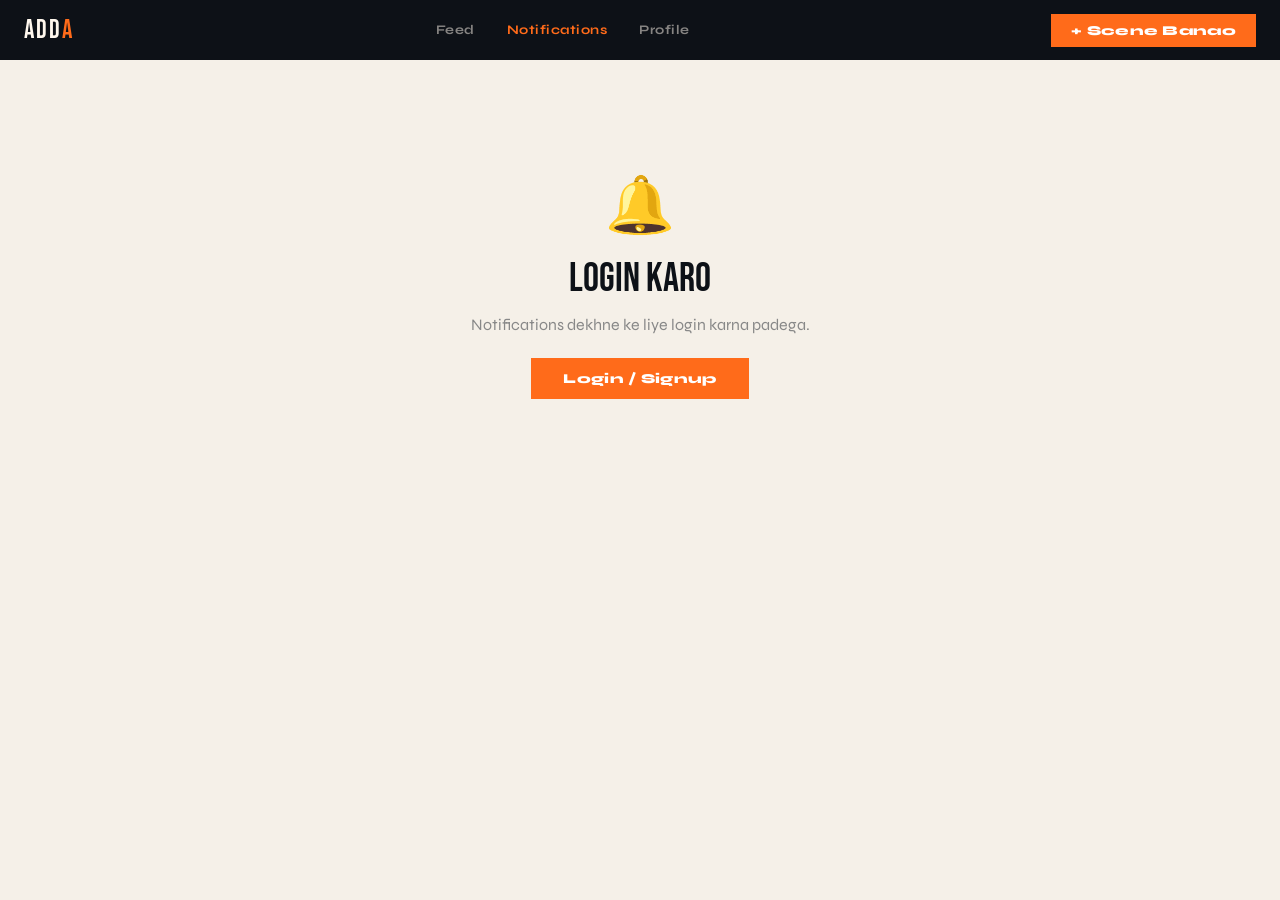
<file: notifications.html>
<!DOCTYPE html>
<html lang="en">
<head>
  <meta charset="UTF-8"/>
  <meta name="viewport" content="width=device-width, initial-scale=1.0"/>
  <title>Adda — Notifications</title>
  <link rel="preconnect" href="https://fonts.googleapis.com">
  <link href="https://fonts.googleapis.com/css2?family=Bebas+Neue&family=Syne:wght@400;600;700;800&display=swap" rel="stylesheet">
  <link rel="stylesheet" href="css/style.css">
  <style>
    .page-wrap { max-width: 680px; margin: 0 auto; padding: 32px 24px; }
    .page-header { display: flex; align-items: center; justify-content: space-between; margin-bottom: 24px; }
    .page-title { font-family: 'Bebas Neue', sans-serif; font-size: 2.2rem; letter-spacing: 1px; color: var(--dark); }
    .mark-all-btn {
      background: none; border: 1.5px solid var(--border);
      padding: 7px 16px; font-family: 'Syne', sans-serif; font-weight: 700;
      font-size: 0.78rem; cursor: pointer; color: #888; transition: all 0.15s; letter-spacing: 0.5px;
    }
    .mark-all-btn:hover { border-color: var(--saffron); color: var(--saffron); }

    /* NOTIF ITEM */
    .notif-item {
      background: white; border: 1.5px solid var(--border);
      padding: 18px 20px; margin-bottom: 8px;
      display: flex; gap: 14px; align-items: flex-start;
      transition: transform 0.15s, box-shadow 0.15s;
      animation: slideIn 0.3s ease; cursor: pointer;
      text-decoration: none; color: inherit;
    }
    .notif-item:hover { transform: translateX(4px); box-shadow: -4px 0 0 var(--saffron); }
    .notif-item.unread { border-left: 4px solid var(--saffron); }
    .notif-item.unread .notif-text { font-weight: 700; }
    .notif-icon {
      width: 40px; height: 40px; border-radius: 50%;
      display: flex; align-items: center; justify-content: center;
      font-size: 1.1rem; flex-shrink: 0;
    }
    .icon-down { background: rgba(255,107,26,0.12); }
    .icon-post { background: rgba(34,197,94,0.12); }
    .icon-join { background: rgba(99,102,241,0.12); }
    .icon-system { background: rgba(0,0,0,0.06); }
    .notif-body { flex: 1; }
    .notif-text { font-size: 0.9rem; color: #333; line-height: 1.5; }
    .notif-time { font-size: 0.72rem; color: #bbb; font-weight: 600; margin-top: 4px; }
    .notif-scene-preview {
      font-size: 0.78rem; color: #999; margin-top: 6px;
      padding: 8px 12px; background: #fafafa; border-left: 3px solid var(--saffron);
      font-style: italic;
    }
    .unread-dot {
      width: 8px; height: 8px; background: var(--saffron);
      border-radius: 50%; margin-top: 6px; flex-shrink: 0;
    }

    /* FILTER TABS */
    .filter-tabs { display: flex; gap: 0; margin-bottom: 20px; border-bottom: 2px solid var(--border); }
    .ftab {
      padding: 10px 18px; background: none; border: none;
      font-family: 'Syne', sans-serif; font-weight: 700; font-size: 0.82rem;
      cursor: pointer; color: #aaa; transition: color 0.15s; position: relative; letter-spacing: 0.5px;
    }
    .ftab.active { color: var(--dark); }
    .ftab.active::after { content:''; position:absolute; bottom:-2px; left:0; right:0; height:2px; background:var(--saffron); }
    .ftab:hover { color: var(--dark); }
    .ftab-count {
      display: inline-block; background: var(--saffron); color: white;
      font-size: 0.65rem; padding: 1px 6px; border-radius: 100px;
      margin-left: 4px; font-weight: 800; vertical-align: middle;
    }

    /* LOGGED OUT */
    .logged-out { text-align: center; padding: 80px 24px; }
    .logged-out-emoji { font-size: 3.5rem; display: block; margin-bottom: 16px; }
    .logged-out-title { font-family: 'Bebas Neue', sans-serif; font-size: 2.5rem; color: var(--dark); margin-bottom: 12px; }
  </style>
</head>
<body>

  <nav class="topbar">
    <a href="index.html" class="topbar-logo">Add<span>a</span></a>
    <div class="topbar-nav">
      <a href="feed.html" class="nav-link">Feed</a>
      <a href="notifications.html" class="nav-link active">Notifications</a>
      <a href="profile.html" class="nav-link">Profile</a>
    </div>
    <button class="post-btn" onclick="openPostModal()">+ Scene Banao</button>
  </nav>

  <div class="page-wrap">
    <div id="pageBody"></div>
  </div>

  <div class="toast" id="toast"></div>
  <script src="js/app.js"></script>
  <script>
    let currentUser = DB.getUser();

    // =====================
    // SEED NOTIFICATIONS
    // =====================
    function seedNotifications() {
      const existing = DB.getNotifications();
      if (existing.length > 0) return;
      const seeds = [
        { type:'down', icon:'🔥', iconClass:'icon-down', text:'Rohan K. tere scene pe down hua!', preview:'Chai scene in Kamla Nagar...', read:false, timestamp: Date.now()-1000*60*5 },
        { type:'down', icon:'🔥', iconClass:'icon-down', text:'Priya V. aur 2 aur log tere scene pe down hue!', preview:'Library study session...', read:false, timestamp: Date.now()-1000*60*20 },
        { type:'join', icon:'✓', iconClass:'icon-join', text:'Tu Arjun ke scene mein join hua', preview:'Solo at café in CP...', read:true, timestamp: Date.now()-1000*60*60 },
        { type:'post', icon:'🎉', iconClass:'icon-post', text:'Tera scene live ho gaya — 24 hours tak active rahega', preview:'', read:true, timestamp: Date.now()-1000*60*90 },
        { type:'system', icon:'🌟', iconClass:'icon-system', text:'Tu founding batch mein hai! Pehle 100 users mein se ek hai tu.', preview:'', read:true, timestamp: Date.now()-1000*60*60*3 },
        { type:'down', icon:'🔥', iconClass:'icon-down', text:'Kabir S. tere scene pe down hua', preview:'Sports scene at North Campus...', read:true, timestamp: Date.now()-1000*60*60*5 },
      ];
      seeds.forEach(s => {
        s.id = Utils.id();
      });
      DB.saveNotifications(seeds);
    }

    // =====================
    // RENDER
    // =====================
    let activeFilter = 'all';

    function render() {
      if (!currentUser) {
        document.getElementById('pageBody').innerHTML = `
          <div class="logged-out">
            <span class="logged-out-emoji">🔔</span>
            <div class="logged-out-title">Login Karo</div>
            <p style="color:#888;margin-bottom:24px;">Notifications dekhne ke liye login karna padega.</p>
            <button class="post-btn" style="padding:12px 32px;" onclick="openLoginModal()">Login / Signup</button>
          </div>`;
        return;
      }

      seedNotifications();
      const allNotifs = DB.getNotifications();
      const unreadCount = allNotifs.filter(n => !n.read).length;

      let filtered = allNotifs;
      if (activeFilter === 'unread') filtered = allNotifs.filter(n => !n.read);
      if (activeFilter === 'down') filtered = allNotifs.filter(n => n.type === 'down');

      document.getElementById('pageBody').innerHTML = `
        <div class="page-header">
          <h1 class="page-title">Notifications</h1>
          ${unreadCount > 0 ? `<button class="mark-all-btn" onclick="markAllRead()">Sab Read Karo</button>` : ''}
        </div>
        <div class="filter-tabs">
          <button class="ftab ${activeFilter==='all'?'active':''}" onclick="setFilter('all')">
            Sab Kuch ${allNotifs.length > 0 ? `<span class="ftab-count">${allNotifs.length}</span>` : ''}
          </button>
          <button class="ftab ${activeFilter==='unread'?'active':''}" onclick="setFilter('unread')">
            Unread ${unreadCount > 0 ? `<span class="ftab-count">${unreadCount}</span>` : ''}
          </button>
          <button class="ftab ${activeFilter==='down'?'active':''}" onclick="setFilter('down')">
            Down 🔥
          </button>
        </div>
        <div id="notifList">
          ${filtered.length === 0 ? `
            <div class="empty-state">
              <span class="empty-emoji">📭</span>
              <div class="empty-title">Koi Notification Nahi</div>
              <p class="empty-sub">Scene banao — phir notifications aayenge.</p>
            </div>` :
            filtered.map(n => `
              <a class="notif-item ${!n.read ? 'unread' : ''}" onclick="markRead('${n.id}')" href="${n.sceneId ? 'scene.html?id='+n.sceneId : '#'}">
                <div class="notif-icon ${n.iconClass || 'icon-system'}">${n.icon || '🔔'}</div>
                <div class="notif-body">
                  <div class="notif-text">${n.text}</div>
                  ${n.preview ? `<div class="notif-scene-preview">"${n.preview}"</div>` : ''}
                  <div class="notif-time">${Utils.timeAgo(n.timestamp)}</div>
                </div>
                ${!n.read ? '<div class="unread-dot"></div>' : ''}
              </a>
            `).join('')
          }
        </div>
      `;
    }

    function setFilter(f) {
      activeFilter = f;
      render();
    }

    function markRead(id) {
      const notifs = DB.getNotifications();
      const n = notifs.find(n => n.id === id);
      if (n) { n.read = true; DB.saveNotifications(notifs); }
      updateNotifBadge();
    }

    function markAllRead() {
      const notifs = DB.getNotifications().map(n => ({ ...n, read: true }));
      DB.saveNotifications(notifs);
      updateNotifBadge();
      render();
      showToast('Sab read mark ho gaya ✓', 'success');
    }

    function onLoginComplete(user) {
      currentUser = user;
      setTimeout(() => render(), 400);
    }
    function onScenePosted() { window.location.href = 'feed.html'; }

    render();
  </script>
</body>
</html>
</file>
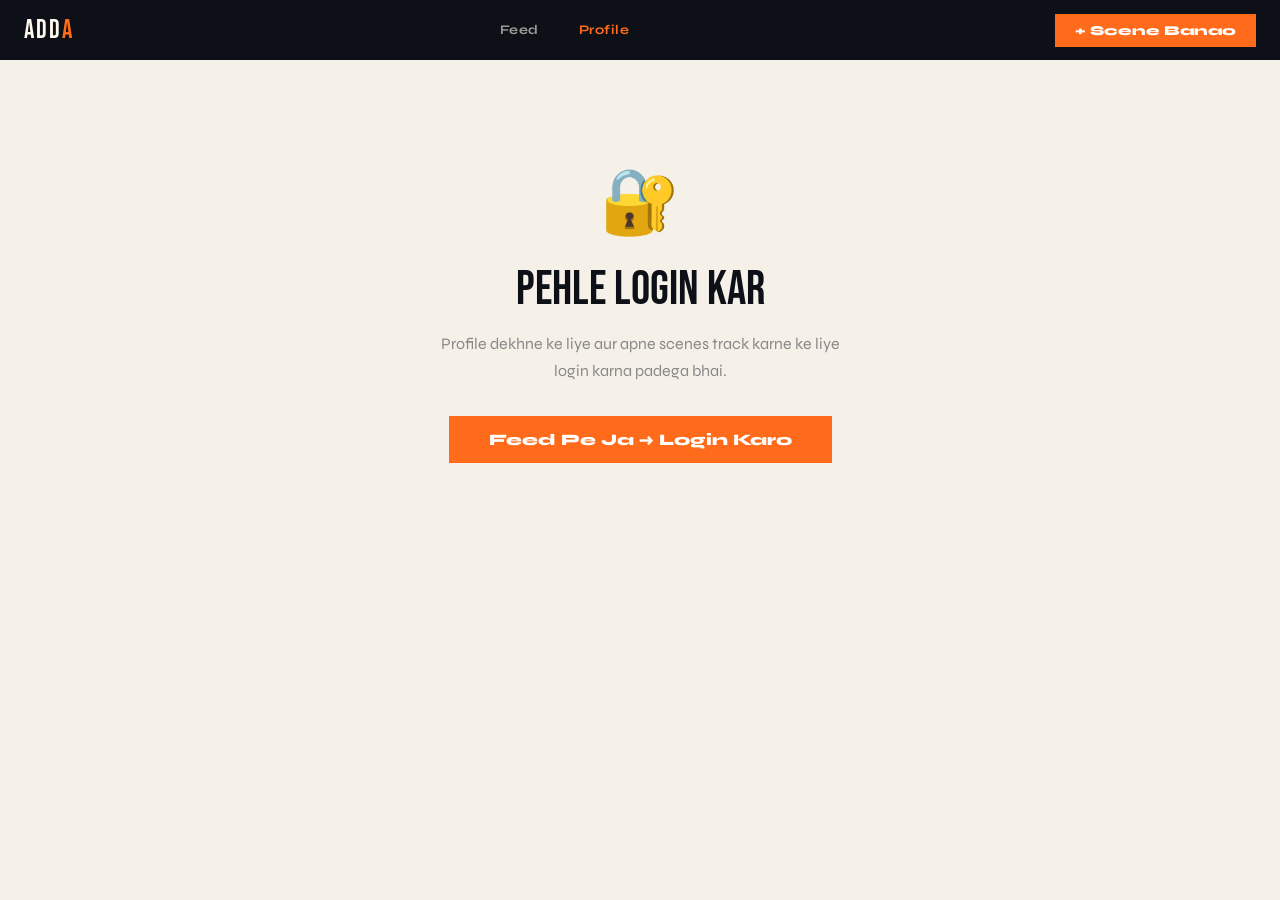
<file: profile.html>
<!DOCTYPE html>
<html lang="en">
<head>
  <meta charset="UTF-8" />
  <meta name="viewport" content="width=device-width, initial-scale=1.0"/>
  <title>Adda — Tera Profile</title>
  <link rel="preconnect" href="https://fonts.googleapis.com">
  <link href="https://fonts.googleapis.com/css2?family=Bebas+Neue&family=Syne:wght@400;600;700;800&display=swap" rel="stylesheet">
  <style>
    :root {
      --saffron: #FF6B1A;
      --deep-teal: #0A3D3D;
      --cream: #FFF8EE;
      --hot-pink: #FF2D6B;
      --soft-yellow: #FFE566;
      --dark: #0D1117;
      --border: rgba(0,0,0,0.08);
    }
    * { margin:0; padding:0; box-sizing:border-box; }
    body { background: #F5F0E8; font-family: 'Syne', sans-serif; min-height: 100vh; }

    /* TOPBAR */
    .topbar {
      background: var(--dark); padding: 0 24px;
      display: flex; align-items: center; justify-content: space-between;
      height: 60px; position: sticky; top: 0; z-index: 100;
    }
    .topbar-logo { font-family: 'Bebas Neue', sans-serif; font-size: 1.6rem; color: var(--cream); letter-spacing: 2px; text-decoration: none; }
    .topbar-logo span { color: var(--saffron); }
    .topbar-nav { display: flex; gap: 8px; }
    .nav-link {
      color: rgba(255,248,238,0.6); font-size: 0.82rem; font-weight: 700;
      text-decoration: none; padding: 7px 16px; transition: color 0.15s;
      letter-spacing: 0.5px;
    }
    .nav-link:hover { color: var(--cream); }
    .nav-link.active { color: var(--saffron); }
    .post-btn {
      background: var(--saffron); color: white; border: none; padding: 8px 20px;
      font-family: 'Syne', sans-serif; font-weight: 800; font-size: 0.85rem;
      cursor: pointer; transition: transform 0.15s, background 0.15s;
    }
    .post-btn:hover { background: #e55a0f; transform: translateY(-1px); }

    /* LAYOUT */
    .layout {
      max-width: 900px; margin: 0 auto; padding: 32px 24px;
      display: grid; grid-template-columns: 280px 1fr; gap: 24px;
    }

    /* PROFILE CARD */
    .profile-card {
      background: white; border: 1.5px solid var(--border);
      position: sticky; top: 84px; height: fit-content;
      overflow: hidden;
    }
    .profile-banner {
      height: 80px;
      background: linear-gradient(135deg, var(--deep-teal), #1a6b6b);
      position: relative;
    }
    .profile-banner::after {
      content: 'ADDA';
      font-family: 'Bebas Neue', sans-serif;
      font-size: 4rem;
      color: rgba(255,255,255,0.06);
      position: absolute;
      bottom: -8px; right: 8px;
      letter-spacing: 4px;
    }
    .profile-avatar-wrap {
      padding: 0 20px;
      margin-top: -28px;
      margin-bottom: 16px;
    }
    .profile-avatar {
      width: 56px; height: 56px; border-radius: 50%;
      display: flex; align-items: center; justify-content: center;
      font-family: 'Bebas Neue', sans-serif; font-size: 1.4rem;
      color: white; border: 3px solid white;
      background: var(--saffron);
    }
    .profile-info { padding: 0 20px 20px; }
    .profile-name { font-family: 'Bebas Neue', sans-serif; font-size: 1.6rem; letter-spacing: 1px; color: var(--dark); }
    .profile-college { font-size: 0.82rem; color: #888; font-weight: 600; margin-bottom: 16px; }
    .profile-college strong { color: var(--saffron); }

    /* SCORE */
    .score-block {
      background: var(--dark); padding: 16px; margin: 0 20px 20px;
      display: flex; align-items: center; gap: 16px;
    }
    .score-num {
      font-family: 'Bebas Neue', sans-serif; font-size: 3rem;
      color: var(--saffron); line-height: 1;
    }
    .score-info { flex: 1; }
    .score-label { font-size: 0.7rem; font-weight: 700; letter-spacing: 2px; color: rgba(255,248,238,0.5); text-transform: uppercase; }
    .score-title { font-family: 'Bebas Neue', sans-serif; font-size: 1.1rem; color: var(--cream); letter-spacing: 1px; }
    .score-bar-wrap { margin: 0 20px 20px; }
    .score-bar-label { font-size: 0.72rem; font-weight: 700; color: #aaa; letter-spacing: 1px; margin-bottom: 6px; display: flex; justify-content: space-between; }
    .score-bar { height: 6px; background: rgba(0,0,0,0.08); border-radius: 0; overflow: hidden; margin-bottom: 10px; }
    .score-bar-fill { height: 100%; background: var(--saffron); border-radius: 0; transition: width 1s ease; }

    /* STATS ROW */
    .stats-row {
      display: grid; grid-template-columns: repeat(3, 1fr);
      border-top: 1.5px solid var(--border);
    }
    .stat-item { padding: 16px 8px; text-align: center; border-right: 1.5px solid var(--border); }
    .stat-item:last-child { border-right: none; }
    .stat-num { font-family: 'Bebas Neue', sans-serif; font-size: 1.8rem; color: var(--dark); display: block; }
    .stat-label { font-size: 0.68rem; font-weight: 700; color: #aaa; letter-spacing: 1px; text-transform: uppercase; }

    /* BADGES */
    .badges-block { padding: 16px 20px; border-top: 1.5px solid var(--border); }
    .badges-title { font-size: 0.72rem; font-weight: 700; letter-spacing: 2px; color: #aaa; text-transform: uppercase; margin-bottom: 12px; }
    .badges { display: flex; flex-wrap: wrap; gap: 8px; }
    .badge {
      padding: 5px 12px; font-size: 0.75rem; font-weight: 700;
      border: 1.5px solid var(--border); color: #555;
      display: flex; align-items: center; gap: 5px;
      transition: all 0.15s;
    }
    .badge.earned { border-color: var(--saffron); color: var(--saffron); background: rgba(255,107,26,0.06); }
    .badge.locked { opacity: 0.4; }

    /* EDIT BTN */
    .edit-btn {
      display: block; width: calc(100% - 40px); margin: 16px 20px 20px;
      background: none; border: 1.5px solid var(--border);
      padding: 10px; font-family: 'Syne', sans-serif; font-weight: 700;
      font-size: 0.82rem; cursor: pointer; color: #666; transition: all 0.15s;
      letter-spacing: 0.5px;
    }
    .edit-btn:hover { border-color: var(--saffron); color: var(--saffron); }

    /* MAIN CONTENT */
    .main-content { min-width: 0; }

    /* TABS */
    .tabs {
      display: flex; gap: 0; margin-bottom: 20px;
      border-bottom: 2px solid var(--border);
    }
    .tab-btn {
      padding: 12px 20px; background: none; border: none;
      font-family: 'Syne', sans-serif; font-weight: 700; font-size: 0.85rem;
      cursor: pointer; color: #aaa; transition: color 0.15s;
      position: relative; letter-spacing: 0.5px;
    }
    .tab-btn.active { color: var(--dark); }
    .tab-btn.active::after {
      content: ''; position: absolute; bottom: -2px; left: 0; right: 0;
      height: 2px; background: var(--saffron);
    }
    .tab-btn:hover { color: var(--dark); }

    /* TAB CONTENT */
    .tab-panel { display: none; }
    .tab-panel.active { display: block; }

    /* MY SCENES */
    .my-scene-card {
      background: white; border: 1.5px solid var(--border);
      padding: 20px 24px; margin-bottom: 12px;
      transition: transform 0.2s; position: relative;
      animation: slideIn 0.3s ease;
    }
    .my-scene-card:hover { transform: translateY(-2px); box-shadow: 0 6px 20px rgba(0,0,0,0.07); }
    .my-scene-top { display: flex; align-items: flex-start; justify-content: space-between; margin-bottom: 10px; }
    .my-scene-text { font-size: 0.95rem; line-height: 1.6; color: #222; flex: 1; margin-right: 16px; }
    .my-scene-actions { display: flex; gap: 6px; flex-shrink: 0; }
    .action-btn {
      padding: 5px 12px; border: 1.5px solid var(--border); background: none;
      font-family: 'Syne', sans-serif; font-size: 0.75rem; font-weight: 700;
      cursor: pointer; color: #888; transition: all 0.15s;
    }
    .action-btn:hover { border-color: var(--hot-pink); color: var(--hot-pink); }
    .my-scene-footer { display: flex; gap: 8px; align-items: center; flex-wrap: wrap; }
    .tag-small {
      font-size: 0.7rem; font-weight: 700; padding: 4px 10px;
      background: #f5f5f5; color: #666; letter-spacing: 0.5px;
    }
    .down-pill {
      margin-left: auto;
      background: var(--deep-teal); color: white;
      font-size: 0.75rem; font-weight: 700; padding: 5px 14px;
      display: flex; align-items: center; gap: 6px;
    }
    .down-pill .dot { width: 6px; height: 6px; background: var(--soft-yellow); border-radius: 50%; }

    /* WHO'S DOWN */
    .whos-down-card {
      background: white; border: 1.5px solid var(--border);
      padding: 20px 24px; margin-bottom: 12px;
      animation: slideIn 0.3s ease;
    }
    .wd-header { display: flex; align-items: center; gap: 8px; margin-bottom: 16px; }
    .wd-scene-text { font-size: 0.85rem; font-weight: 600; color: var(--dark); flex: 1; }
    .wd-count { font-family: 'Bebas Neue', sans-serif; font-size: 1.2rem; color: var(--saffron); }
    .wd-people { display: flex; flex-direction: column; gap: 8px; }
    .wd-person {
      display: flex; align-items: center; gap: 12px;
      padding: 10px 14px; background: #fafafa;
      border: 1px solid var(--border); transition: background 0.15s;
    }
    .wd-person:hover { background: rgba(255,107,26,0.04); }
    .wd-avatar {
      width: 34px; height: 34px; border-radius: 50%;
      display: flex; align-items: center; justify-content: center;
      font-weight: 800; font-size: 0.78rem; color: white; flex-shrink: 0;
    }
    .wd-name { font-weight: 700; font-size: 0.88rem; color: var(--dark); }
    .wd-college { font-size: 0.75rem; color: #999; }
    .wd-time { font-size: 0.72rem; color: #bbb; margin-left: auto; font-weight: 600; }

    /* ACTIVITY */
    .activity-item {
      display: flex; gap: 14px; padding: 14px 0;
      border-bottom: 1px solid rgba(0,0,0,0.05);
      animation: slideIn 0.3s ease;
    }
    .activity-item:last-child { border-bottom: none; }
    .activity-icon {
      width: 36px; height: 36px; border-radius: 50%;
      display: flex; align-items: center; justify-content: center;
      font-size: 1rem; flex-shrink: 0;
    }
    .activity-icon.green { background: rgba(34,197,94,0.12); }
    .activity-icon.orange { background: rgba(255,107,26,0.12); }
    .activity-icon.blue { background: rgba(99,102,241,0.12); }
    .activity-body { flex: 1; }
    .activity-text { font-size: 0.88rem; color: #444; line-height: 1.5; }
    .activity-text strong { color: var(--dark); }
    .activity-time { font-size: 0.72rem; color: #bbb; font-weight: 600; margin-top: 3px; }

    /* EMPTY */
    .empty {
      text-align: center; padding: 60px 24px;
      background: white; border: 1.5px solid var(--border);
    }
    .empty-emoji { font-size: 3rem; display: block; margin-bottom: 12px; }
    .empty-title { font-family: 'Bebas Neue', sans-serif; font-size: 1.6rem; color: var(--dark); margin-bottom: 8px; }
    .empty-sub { color: #888; font-size: 0.88rem; margin-bottom: 20px; }

    /* EDIT MODAL */
    .modal-overlay {
      position: fixed; inset: 0; background: rgba(0,0,0,0.7);
      z-index: 500; display: none; align-items: center; justify-content: center;
      backdrop-filter: blur(4px);
    }
    .modal-overlay.open { display: flex; }
    .modal { background: white; width: 480px; max-width: 95vw; animation: modalIn 0.3s ease; }
    .modal-header {
      background: var(--dark); padding: 20px 24px;
      display: flex; align-items: center; justify-content: space-between;
    }
    .modal-title { font-family: 'Bebas Neue', sans-serif; font-size: 1.4rem; letter-spacing: 2px; color: var(--cream); }
    .modal-close { background: none; border: none; color: var(--cream); font-size: 1.4rem; cursor: pointer; opacity: 0.6; }
    .modal-close:hover { opacity: 1; }
    .modal-body { padding: 28px 24px; }
    .form-group { margin-bottom: 20px; }
    .form-label { display: block; font-weight: 700; font-size: 0.78rem; letter-spacing: 1px; text-transform: uppercase; color: #555; margin-bottom: 8px; }
    .form-input, .form-select {
      width: 100%; border: 1.5px solid var(--border); padding: 12px 16px;
      font-family: 'Syne', sans-serif; font-size: 0.95rem; outline: none;
      transition: border-color 0.2s; background: #fafafa; color: var(--dark);
    }
    .form-input:focus, .form-select:focus { border-color: var(--saffron); background: white; }
    .save-btn {
      width: 100%; background: var(--saffron); color: white; border: none;
      padding: 14px; font-family: 'Syne', sans-serif; font-weight: 800;
      font-size: 0.95rem; cursor: pointer; transition: background 0.2s;
    }
    .save-btn:hover { background: #e55a0f; }

    /* TOAST */
    .toast {
      position: fixed; bottom: 24px; left: 50%;
      transform: translateX(-50%) translateY(100px);
      background: var(--dark); color: var(--cream);
      padding: 14px 28px; font-weight: 700; font-size: 0.9rem;
      z-index: 999; transition: transform 0.3s ease; white-space: nowrap;
    }
    .toast.show { transform: translateX(-50%) translateY(0); }
    .toast.success { background: #22c55e; }
    .toast.error { background: var(--hot-pink); }

    /* LOGGED OUT STATE */
    .logged-out {
      max-width: 480px; margin: 80px auto; text-align: center;
      padding: 24px;
    }
    .logged-out-emoji { font-size: 4rem; display: block; margin-bottom: 20px; }
    .logged-out-title { font-family: 'Bebas Neue', sans-serif; font-size: 3rem; color: var(--dark); margin-bottom: 12px; }
    .logged-out-sub { color: #888; font-size: 1rem; line-height: 1.7; margin-bottom: 32px; }

    @keyframes slideIn { from { opacity: 0; transform: translateY(-8px); } to { opacity: 1; transform: translateY(0); } }
    @keyframes modalIn { from { opacity: 0; transform: scale(0.95) translateY(20px); } to { opacity: 1; transform: scale(1) translateY(0); } }
    @keyframes pulse { 0%,100% { opacity:1; } 50% { opacity:0.4; } }

    .av-0{background:#FF6B1A} .av-1{background:#0A3D3D} .av-2{background:#FF2D6B}
    .av-3{background:#6366f1} .av-4{background:#f59e0b} .av-5{background:#10b981}

    @media(max-width:700px){
      .layout{grid-template-columns:1fr;}
      .profile-card{position:static;}
    }
  </style>
</head>
<body>

  <!-- TOPBAR -->
  <nav class="topbar">
    <a href="index.html" class="topbar-logo">Add<span>a</span></a>
    <div class="topbar-nav">
      <a href="feed.html" class="nav-link">Feed</a>
      <a href="profile.html" class="nav-link active">Profile</a>
    </div>
    <button class="post-btn" onclick="window.location.href='feed.html'">+ Scene Banao</button>
  </nav>

  <!-- LOGGED OUT STATE -->
  <div class="logged-out" id="loggedOutState" style="display:none;">
    <span class="logged-out-emoji">🔐</span>
    <div class="logged-out-title">Pehle Login Kar</div>
    <p class="logged-out-sub">Profile dekhne ke liye aur apne scenes track karne ke liye login karna padega bhai.</p>
    <button class="post-btn" style="padding:14px 40px; font-size:1rem;" onclick="window.location.href='feed.html'">Feed Pe Ja → Login Karo</button>
  </div>

  <!-- MAIN LAYOUT -->
  <div class="layout" id="mainLayout">

    <!-- SIDEBAR: PROFILE CARD -->
    <aside>
      <div class="profile-card">
        <div class="profile-banner"></div>
        <div class="profile-avatar-wrap">
          <div class="profile-avatar" id="profileAvatar">?</div>
        </div>
        <div class="profile-info">
          <div class="profile-name" id="profileName">—</div>
          <div class="profile-college"><strong id="profileCollege">—</strong> · Delhi University</div>
        </div>

        <div class="score-block">
          <div class="score-num" id="scoreNum">0</div>
          <div class="score-info">
            <div class="score-label">Adda Score</div>
            <div class="score-title" id="scoreTitle">Naya Banda</div>
          </div>
        </div>

        <div class="score-bar-wrap">
          <div class="score-bar-label">
            <span>Scenes Posted</span>
            <span id="sceneBarVal">0/10</span>
          </div>
          <div class="score-bar"><div class="score-bar-fill" id="sceneBar" style="width:0%"></div></div>

          <div class="score-bar-label">
            <span>Times Gone Down</span>
            <span id="downBarVal">0/20</span>
          </div>
          <div class="score-bar"><div class="score-bar-fill" id="downBar" style="width:0%; background:var(--deep-teal)"></div></div>
        </div>

        <div class="stats-row">
          <div class="stat-item">
            <span class="stat-num" id="statScenes">0</span>
            <span class="stat-label">Scenes</span>
          </div>
          <div class="stat-item">
            <span class="stat-num" id="statDowns">0</span>
            <span class="stat-label">Got Down</span>
          </div>
          <div class="stat-item">
            <span class="stat-num" id="statJoined">0</span>
            <span class="stat-label">Joined</span>
          </div>
        </div>

        <div class="badges-block">
          <div class="badges-title">Badges</div>
          <div class="badges" id="badgesContainer"></div>
        </div>

        <button class="edit-btn" onclick="openEditModal()">✏ Profile Edit Karo</button>
      </div>
    </aside>

    <!-- MAIN: TABS -->
    <main class="main-content">
      <div class="tabs">
        <button class="tab-btn active" data-tab="my-scenes">Mere Scenes</button>
        <button class="tab-btn" data-tab="whos-down">Kaun Hai Down</button>
        <button class="tab-btn" data-tab="activity">Activity</button>
      </div>

      <!-- MY SCENES -->
      <div class="tab-panel active" id="tab-my-scenes">
        <div id="myScenesContainer"></div>
      </div>

      <!-- WHO'S DOWN -->
      <div class="tab-panel" id="tab-whos-down">
        <div id="whosDownContainer"></div>
      </div>

      <!-- ACTIVITY -->
      <div class="tab-panel" id="tab-activity">
        <div style="background:white; border:1.5px solid var(--border); padding: 24px;" id="activityContainer"></div>
      </div>
    </main>
  </div>

  <!-- EDIT PROFILE MODAL -->
  <div class="modal-overlay" id="editModal">
    <div class="modal">
      <div class="modal-header">
        <span class="modal-title">Profile Edit Karo</span>
        <button class="modal-close" onclick="closeModal()">✕</button>
      </div>
      <div class="modal-body">
        <div class="form-group">
          <label class="form-label">Tera Naam</label>
          <input class="form-input" id="editName" placeholder="First name" />
        </div>
        <div class="form-group">
          <label class="form-label">College</label>
          <select class="form-select" id="editCollege">
            <option value="">Select college</option>
            <option>Hansraj College</option>
            <option>Miranda House</option>
            <option>SRCC</option>
            <option>Hindu College</option>
            <option>Kirori Mal</option>
            <option>St. Stephen's</option>
            <option>LSR</option>
            <option>Ramjas College</option>
            <option>Daulat Ram</option>
            <option>Other DU College</option>
          </select>
        </div>
        <div class="form-group">
          <label class="form-label">Favourite Area in Delhi</label>
          <input class="form-input" id="editArea" placeholder="Kamla Nagar, Hauz Khas..." />
        </div>
        <button class="save-btn" onclick="saveProfile()">Save Karo ✓</button>
      </div>
    </div>
  </div>

  <div class="toast" id="toast"></div>

  <script>
    // =====================
    // STATE
    // =====================
    let currentUser = JSON.parse(localStorage.getItem('adda_user') || 'null');
    let scenes = JSON.parse(localStorage.getItem('adda_scenes') || '[]');

    const vibeEmoji = { chill:'☕', concert:'🎵', food:'🍕', study:'📚', sports:'🏏', night:'🌙' };
    const vibeLabel = { chill:'Chill', concert:'Concert', food:'Food', study:'Study', sports:'Sports', night:'Night Out' };

    const avatarColors = ['#FF6B1A','#0A3D3D','#FF2D6B','#6366f1','#f59e0b','#10b981'];

    // =====================
    // INIT
    // =====================
    function init() {
      if (!currentUser) {
        document.getElementById('mainLayout').style.display = 'none';
        document.getElementById('loggedOutState').style.display = 'block';
        return;
      }
      renderProfile();
      renderMyScenes();
      renderWhosDown();
      renderActivity();
    }

    // =====================
    // PROFILE
    // =====================
    function renderProfile() {
      const myScenes = scenes.filter(s => s.name === currentUser.name && s.college === currentUser.college);
      const totalDowns = myScenes.reduce((a, s) => a + s.downCount, 0);
      const joinedCount = scenes.filter(s => s.downedBy && s.downedBy.includes(currentUser.phone)).length;

      // Avatar
      const initials = currentUser.name.split(' ').map(n => n[0]).join('').toUpperCase().slice(0,2);
      const el = document.getElementById('profileAvatar');
      el.textContent = initials;
      el.style.background = avatarColors[currentUser.name.charCodeAt(0) % 6];

      document.getElementById('profileName').textContent = currentUser.name;
      document.getElementById('profileCollege').textContent = currentUser.college;
      document.getElementById('statScenes').textContent = myScenes.length;
      document.getElementById('statDowns').textContent = totalDowns;
      document.getElementById('statJoined').textContent = joinedCount;

      // Score
      const score = myScenes.length * 10 + totalDowns * 5 + joinedCount * 3;
      document.getElementById('scoreNum').textContent = score;
      document.getElementById('scoreTitle').textContent = getScoreTitle(score);

      // Bars
      const sceneBarPct = Math.min(100, (myScenes.length / 10) * 100);
      const downBarPct = Math.min(100, (totalDowns / 20) * 100);
      setTimeout(() => {
        document.getElementById('sceneBar').style.width = sceneBarPct + '%';
        document.getElementById('downBar').style.width = downBarPct + '%';
      }, 200);
      document.getElementById('sceneBarVal').textContent = `${myScenes.length}/10`;
      document.getElementById('downBarVal').textContent = `${totalDowns}/20`;

      // Badges
      renderBadges(myScenes.length, totalDowns, joinedCount);
    }

    function getScoreTitle(score) {
      if (score === 0) return 'Naya Banda';
      if (score < 20) return 'Scene Explorer';
      if (score < 50) return 'Regular Yaar';
      if (score < 100) return 'Adda King';
      return 'Legendary 🔥';
    }

    function renderBadges(scenes, downs, joined) {
      const allBadges = [
        { id: 'first', emoji: '🌟', label: 'First Scene', earned: scenes >= 1 },
        { id: 'social', emoji: '🤝', label: 'Social Butterfly', earned: downs >= 5 },
        { id: 'explorer', emoji: '📍', label: 'Area Explorer', earned: joined >= 3 },
        { id: 'regular', emoji: '☕', label: 'Chai Addict', earned: scenes >= 5 },
        { id: 'popular', emoji: '🔥', label: 'Scene Maker', earned: downs >= 10 },
        { id: 'legend', emoji: '👑', label: 'Adda Legend', earned: scenes >= 10 && downs >= 20 },
      ];
      document.getElementById('badgesContainer').innerHTML = allBadges.map(b => `
        <div class="badge ${b.earned ? 'earned' : 'locked'}" title="${b.earned ? 'Earned!' : 'Not yet'}">
          ${b.emoji} ${b.label}
        </div>
      `).join('');
    }

    // =====================
    // MY SCENES
    // =====================
    function renderMyScenes() {
      const myScenes = scenes
        .filter(s => s.name === currentUser.name && s.college === currentUser.college)
        .sort((a, b) => b.timestamp - a.timestamp);

      const container = document.getElementById('myScenesContainer');
      if (myScenes.length === 0) {
        container.innerHTML = `
          <div class="empty">
            <span class="empty-emoji">🎭</span>
            <div class="empty-title">Koi Scene Nahi Abhi</div>
            <p class="empty-sub">Pehla scene post kar — log aa jayenge.</p>
            <button class="post-btn" style="padding:12px 28px;" onclick="window.location.href='feed.html'">Scene Banao →</button>
          </div>`;
        return;
      }

      container.innerHTML = myScenes.map(s => `
        <div class="my-scene-card">
          <div class="my-scene-top">
            <p class="my-scene-text">${s.text}</p>
            <div class="my-scene-actions">
              <button class="action-btn" onclick="deleteScene('${s.id}')">🗑 Delete</button>
            </div>
          </div>
          <div class="my-scene-footer">
            <span class="tag-small">${vibeEmoji[s.vibe] || '🔥'} ${vibeLabel[s.vibe] || s.vibe}</span>
            <span class="tag-small">📍 ${s.area}</span>
            <span class="tag-small">⏰ ${s.when}</span>
            <span class="tag-small">🕐 ${getTimeAgo(s.timestamp)}</span>
            <div class="down-pill">
              <div class="dot"></div>
              ${s.downCount} ${s.downCount === 1 ? 'person' : 'log'} down
            </div>
          </div>
        </div>
      `).join('');
    }

    function deleteScene(id) {
      if (!confirm('Scene delete karna chahte ho?')) return;
      scenes = scenes.filter(s => s.id !== id);
      localStorage.setItem('adda_scenes', JSON.stringify(scenes));
      renderProfile();
      renderMyScenes();
      renderWhosDown();
      renderActivity();
      showToast('Scene delete ho gaya', '');
    }

    // =====================
    // WHO'S DOWN
    // =====================
    function renderWhosDown() {
      const myScenes = scenes.filter(s =>
        s.name === currentUser.name &&
        s.college === currentUser.college &&
        s.downCount > 0
      );

      const container = document.getElementById('whosDownContainer');
      if (myScenes.length === 0) {
        container.innerHTML = `
          <div class="empty">
            <span class="empty-emoji">👀</span>
            <div class="empty-title">Abhi Koi Nahi</div>
            <p class="empty-sub">Jab log tere scene pe down karenge, yahan dikhenge.</p>
          </div>`;
        return;
      }

      // Generate fake "down" people for seeded scenes to make it feel real
      const fakeUsers = [
        { name: 'Anjali M.', college: 'Miranda House', color: 2 },
        { name: 'Rohan K.', college: 'Hindu College', color: 3 },
        { name: 'Simran P.', college: 'LSR', color: 5 },
        { name: 'Vivek S.', college: 'Hansraj College', color: 0 },
        { name: 'Diksha R.', college: 'Ramjas College', color: 4 },
      ];

      container.innerHTML = myScenes.map(scene => {
        const people = fakeUsers.slice(0, scene.downCount);
        return `
          <div class="whos-down-card">
            <div class="wd-header">
              <span style="font-size:1.2rem">${vibeEmoji[scene.vibe] || '🔥'}</span>
              <p class="wd-scene-text">${scene.text.slice(0, 80)}${scene.text.length > 80 ? '...' : ''}</p>
              <span class="wd-count">${scene.downCount} DOWN</span>
            </div>
            <div class="wd-people">
              ${people.map((p, i) => `
                <div class="wd-person">
                  <div class="wd-avatar av-${p.color}">${p.name.split(' ').map(n=>n[0]).join('')}</div>
                  <div>
                    <div class="wd-name">${p.name}</div>
                    <div class="wd-college">${p.college}</div>
                  </div>
                  <div class="wd-time">${getTimeAgo(scene.timestamp + i * 1000 * 60 * 3)}</div>
                </div>
              `).join('')}
            </div>
          </div>
        `;
      }).join('');
    }

    // =====================
    // ACTIVITY
    // =====================
    function renderActivity() {
      const myScenes = scenes.filter(s => s.name === currentUser.name && s.college === currentUser.college);
      const joinedScenes = scenes.filter(s => s.downedBy && s.downedBy.includes(currentUser.phone));

      const activities = [];

      myScenes.forEach(s => {
        activities.push({ type: 'posted', text: `Tu ne scene post kiya: <strong>"${s.text.slice(0,60)}..."</strong>`, time: s.timestamp, icon: '🎯', color: 'orange' });
        if (s.downCount > 0) {
          activities.push({ type: 'down', text: `<strong>${s.downCount} log</strong> tere scene pe down hue`, time: s.timestamp + 1000*60*10, icon: '🔥', color: 'green' });
        }
      });

      joinedScenes.forEach(s => {
        activities.push({ type: 'joined', text: `Tu <strong>${s.name}'s</strong> scene pe down hua (${s.area})`, time: s.timestamp + 1000*60*5, icon: '✓', color: 'blue' });
      });

      activities.sort((a, b) => b.time - a.time);

      const container = document.getElementById('activityContainer');
      if (activities.length === 0) {
        container.innerHTML = `
          <div style="text-align:center; padding:40px 0;">
            <span style="font-size:2.5rem; display:block; margin-bottom:12px;">📭</span>
            <div style="font-family:'Bebas Neue',sans-serif; font-size:1.6rem; color:var(--dark); margin-bottom:8px;">Koi Activity Nahi</div>
            <p style="color:#888; font-size:0.88rem;">Scene banao, log milenge, activity barhegi.</p>
          </div>`;
        return;
      }

      container.innerHTML = activities.slice(0, 20).map(a => `
        <div class="activity-item">
          <div class="activity-icon ${a.color}">${a.icon}</div>
          <div class="activity-body">
            <div class="activity-text">${a.text}</div>
            <div class="activity-time">${getTimeAgo(a.time)}</div>
          </div>
        </div>
      `).join('');
    }

    // =====================
    // EDIT PROFILE
    // =====================
    function openEditModal() {
      document.getElementById('editName').value = currentUser.name || '';
      document.getElementById('editCollege').value = currentUser.college || '';
      document.getElementById('editArea').value = currentUser.area || '';
      document.getElementById('editModal').classList.add('open');
    }

    function saveProfile() {
      const name = document.getElementById('editName').value.trim();
      const college = document.getElementById('editCollege').value;
      const area = document.getElementById('editArea').value.trim();
      if (!name) return showToast('Naam daal', 'error');
      if (!college) return showToast('College select karo', 'error');
      currentUser = { ...currentUser, name, college, area };
      localStorage.setItem('adda_user', JSON.stringify(currentUser));
      closeModal();
      renderProfile();
      renderMyScenes();
      showToast('Profile update ho gaya ✓', 'success');
    }

    function closeModal() { document.getElementById('editModal').classList.remove('open'); }
    document.getElementById('editModal').addEventListener('click', e => {
      if (e.target === document.getElementById('editModal')) closeModal();
    });

    // =====================
    // TABS
    // =====================
    document.querySelectorAll('.tab-btn').forEach(btn => {
      btn.addEventListener('click', () => {
        document.querySelectorAll('.tab-btn').forEach(b => b.classList.remove('active'));
        document.querySelectorAll('.tab-panel').forEach(p => p.classList.remove('active'));
        btn.classList.add('active');
        document.getElementById('tab-' + btn.dataset.tab).classList.add('active');
      });
    });

    // =====================
    // UTILS
    // =====================
    function getTimeAgo(timestamp) {
      const diff = Date.now() - timestamp;
      const mins = Math.floor(diff / 60000);
      if (mins < 1) return 'Abhi abhi';
      if (mins < 60) return `${mins}m pehle`;
      const hrs = Math.floor(mins / 60);
      if (hrs < 24) return `${hrs}h pehle`;
      return `${Math.floor(hrs/24)}d pehle`;
    }

    let toastTimer;
    function showToast(msg, type = '') {
      const t = document.getElementById('toast');
      t.textContent = msg;
      t.className = 'toast show' + (type ? ' ' + type : '');
      clearTimeout(toastTimer);
      toastTimer = setTimeout(() => t.classList.remove('show'), 3000);
    }

    // =====================
    // BOOT
    // =====================
    init();
  </script>
</body>
</html>
</file>
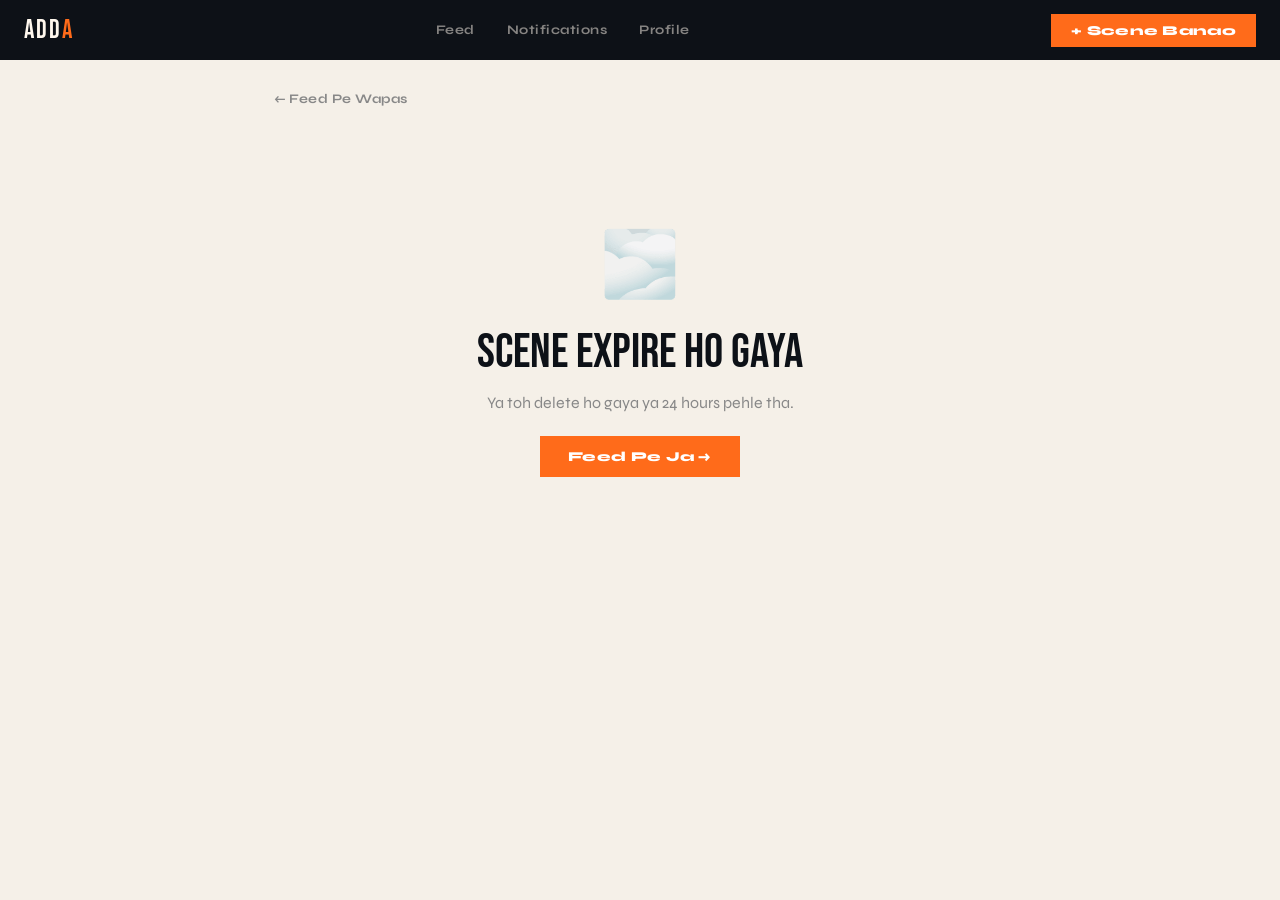
<file: scene.html>
<!DOCTYPE html>
<html lang="en">
<head>
  <meta charset="UTF-8"/>
  <meta name="viewport" content="width=device-width, initial-scale=1.0"/>
  <title>Adda — Scene</title>
  <link rel="preconnect" href="https://fonts.googleapis.com">
  <link href="https://fonts.googleapis.com/css2?family=Bebas+Neue&family=Syne:wght@400;600;700;800&display=swap" rel="stylesheet">
  <link rel="stylesheet" href="css/style.css">
  <style>
    .page-wrap { max-width: 780px; margin: 0 auto; padding: 28px 24px; }

    /* BACK */
    .back-btn {
      display: inline-flex; align-items: center; gap: 8px;
      color: #888; font-size: 0.82rem; font-weight: 700; text-decoration: none;
      margin-bottom: 20px; transition: color 0.15s; letter-spacing: 0.5px;
    }
    .back-btn:hover { color: var(--saffron); }

    /* SCENE CARD */
    .scene-card {
      background: white; border: 1.5px solid var(--border);
      padding: 28px; margin-bottom: 20px; position: relative; overflow: hidden;
    }
    .scene-card::before {
      content: ''; position: absolute; top: 0; left: 0; right: 0; height: 4px;
      background: var(--saffron);
    }
    .scene-top { display: flex; align-items: center; gap: 14px; margin-bottom: 20px; }
    .scene-avatar {
      width: 52px; height: 52px; border-radius: 50%;
      display: flex; align-items: center; justify-content: center;
      font-weight: 800; font-size: 1rem; color: white; flex-shrink: 0;
    }
    .scene-meta { flex: 1; }
    .scene-name { font-weight: 800; font-size: 1.05rem; color: var(--dark); }
    .scene-college { font-size: 0.8rem; color: #888; margin-top: 3px; }
    .scene-college strong { color: var(--saffron); }
    .scene-time { font-size: 0.72rem; color: #bbb; font-weight: 600; }

    .scene-text { font-size: 1.15rem; line-height: 1.7; color: #111; margin-bottom: 20px; font-weight: 500; }

    .scene-tags { display: flex; gap: 8px; flex-wrap: wrap; margin-bottom: 20px; }
    .scene-tag {
      padding: 6px 14px; font-size: 0.75rem; font-weight: 700;
      letter-spacing: 0.5px; border: 1.5px solid var(--border); color: #555;
    }

    .scene-actions { display: flex; gap: 10px; align-items: center; }
    .down-btn-lg {
      background: var(--dark); color: white; border: none;
      padding: 12px 28px; font-family: 'Syne', sans-serif;
      font-weight: 800; font-size: 0.95rem; cursor: pointer;
      transition: all 0.2s; letter-spacing: 0.5px; flex: 1;
    }
    .down-btn-lg:hover { background: var(--saffron); }
    .down-btn-lg.is-down { background: #22c55e; }
    .down-btn-lg.is-down:hover { background: #16a34a; }
    .share-btn-lg {
      background: none; border: 1.5px solid var(--border);
      padding: 11px 20px; cursor: pointer; font-size: 0.9rem;
      color: #888; transition: all 0.15s; font-family: 'Syne', sans-serif;
      font-weight: 700;
    }
    .share-btn-lg:hover { border-color: var(--saffron); color: var(--saffron); }
    .down-count-lg {
      font-family: 'Bebas Neue', sans-serif; font-size: 1.5rem;
      color: var(--saffron); white-space: nowrap;
    }

    /* EXPIRY */
    .expiry-block {
      background: #fafafa; border: 1.5px solid var(--border);
      padding: 14px 20px; margin-bottom: 20px;
      display: flex; align-items: center; gap: 16px;
    }
    .expiry-label { font-size: 0.75rem; font-weight: 700; color: #888; letter-spacing: 1px; text-transform: uppercase; }
    .expiry-bar-wrap { flex: 1; }
    .expiry-bar-bg { height: 6px; background: rgba(0,0,0,0.08); }
    .expiry-bar-fill { height: 100%; background: linear-gradient(90deg, var(--saffron), var(--hot-pink)); transition: width 1s linear; }
    .expiry-time { font-family: 'Bebas Neue', sans-serif; font-size: 1.2rem; color: var(--dark); white-space: nowrap; }

    /* WHO'S DOWN */
    .section-box { background: white; border: 1.5px solid var(--border); margin-bottom: 20px; }
    .section-box-header {
      padding: 16px 20px; border-bottom: 1.5px solid var(--border);
      display: flex; align-items: center; justify-content: space-between;
    }
    .section-box-title { font-family: 'Bebas Neue', sans-serif; font-size: 1.1rem; letter-spacing: 2px; color: var(--dark); }
    .section-box-body { padding: 16px 20px; }

    .attendee {
      display: flex; align-items: center; gap: 12px;
      padding: 10px 14px; background: #fafafa; border: 1px solid var(--border);
      margin-bottom: 8px; transition: background 0.15s;
    }
    .attendee:last-child { margin-bottom: 0; }
    .attendee:hover { background: rgba(255,107,26,0.04); }
    .att-avatar {
      width: 36px; height: 36px; border-radius: 50%;
      display: flex; align-items: center; justify-content: center;
      font-weight: 800; font-size: 0.78rem; color: white; flex-shrink: 0;
    }
    .att-name { font-weight: 700; font-size: 0.88rem; color: var(--dark); }
    .att-college { font-size: 0.72rem; color: #999; }
    .att-time { font-size: 0.7rem; color: #ccc; margin-left: auto; font-weight: 600; }

    /* GROUP CHAT */
    .chat-box { background: white; border: 1.5px solid var(--border); }
    .chat-header {
      padding: 16px 20px; border-bottom: 1.5px solid var(--border);
      display: flex; align-items: center; justify-content: space-between;
      background: var(--dark);
    }
    .chat-title { font-family: 'Bebas Neue', sans-serif; font-size: 1.1rem; letter-spacing: 2px; color: var(--cream); }
    .chat-note { font-size: 0.72rem; color: rgba(255,248,238,0.4); font-weight: 600; }
    .chat-messages { height: 360px; overflow-y: auto; padding: 20px; display: flex; flex-direction: column; gap: 12px; scroll-behavior: smooth; }
    .chat-messages::-webkit-scrollbar { width: 4px; }
    .chat-messages::-webkit-scrollbar-thumb { background: rgba(0,0,0,0.1); }

    .chat-msg { display: flex; gap: 10px; animation: slideIn 0.2s ease; }
    .chat-msg.own { flex-direction: row-reverse; }
    .msg-avatar {
      width: 30px; height: 30px; border-radius: 50%;
      display: flex; align-items: center; justify-content: center;
      font-weight: 800; font-size: 0.68rem; color: white; flex-shrink: 0; align-self: flex-end;
    }
    .msg-bubble {
      max-width: 72%; background: #f5f5f5;
      padding: 10px 14px; border-radius: 2px;
    }
    .chat-msg.own .msg-bubble { background: var(--dark); color: var(--cream); }
    .msg-sender { font-size: 0.7rem; font-weight: 700; color: var(--saffron); margin-bottom: 4px; }
    .chat-msg.own .msg-sender { display: none; }
    .msg-text { font-size: 0.9rem; line-height: 1.5; }
    .msg-time { font-size: 0.65rem; color: rgba(0,0,0,0.3); margin-top: 4px; text-align: right; }
    .chat-msg.own .msg-time { color: rgba(255,255,255,0.3); }

    .chat-input-wrap {
      padding: 14px 16px; border-top: 1.5px solid var(--border);
      display: flex; gap: 10px;
    }
    .chat-input {
      flex: 1; border: 1.5px solid var(--border);
      padding: 10px 16px; font-family: 'Syne', sans-serif; font-size: 0.9rem;
      outline: none; transition: border-color 0.2s; background: #fafafa;
    }
    .chat-input:focus { border-color: var(--saffron); background: white; }
    .chat-send {
      background: var(--saffron); color: white; border: none;
      padding: 10px 20px; font-family: 'Syne', sans-serif; font-weight: 800;
      font-size: 0.85rem; cursor: pointer; transition: background 0.15s;
    }
    .chat-send:hover { background: #e55a0f; }

    .chat-locked {
      padding: 32px; text-align: center;
      border-top: 1.5px solid var(--border);
    }
    .chat-locked p { color: #888; font-size: 0.9rem; margin-bottom: 16px; }

    .system-msg {
      text-align: center; font-size: 0.75rem; color: #aaa;
      font-style: italic; padding: 4px 0;
    }

    /* NOT FOUND */
    .not-found { text-align: center; padding: 100px 24px; }
    .not-found-emoji { font-size: 4rem; display: block; margin-bottom: 20px; }
    .not-found-title { font-family: 'Bebas Neue', sans-serif; font-size: 3rem; color: var(--dark); margin-bottom: 12px; }
  </style>
</head>
<body>

  <nav class="topbar">
    <a href="index.html" class="topbar-logo">Add<span>a</span></a>
    <div class="topbar-nav">
      <a href="feed.html" class="nav-link">Feed</a>
      <a href="notifications.html" class="nav-link nav-notif">
        Notifications<span class="notif-badge" id="notifBadge"></span>
      </a>
      <a href="profile.html" class="nav-link">Profile</a>
    </div>
    <button class="post-btn" onclick="openPostModal()">+ Scene Banao</button>
  </nav>

  <div class="page-wrap">
    <a href="feed.html" class="back-btn">← Feed Pe Wapas</a>
    <div id="sceneContent"></div>
  </div>

  <div class="toast" id="toast"></div>

  <script src="js/app.js"></script>
  <script>
    const params = new URLSearchParams(window.location.search);
    const sceneId = params.get('id');
    let currentUser = DB.getUser();
    let scenes = DB.getScenes();
    let scene = scenes.find(s => s.id === sceneId);

    // =====================
    // FAKE ATTENDEES for seeded scenes
    // =====================
    const fakeAttendees = [
      { name: 'Anjali M.', college: 'Miranda House', color: 2, offset: 300000 },
      { name: 'Rohan K.', college: 'Hindu College', color: 3, offset: 600000 },
      { name: 'Simran P.', college: 'LSR', color: 5, offset: 900000 },
      { name: 'Vivek S.', college: 'Hansraj College', color: 0, offset: 1200000 },
      { name: 'Diksha R.', college: 'Ramjas College', color: 4, offset: 1500000 },
      { name: 'Mehul A.', college: 'Kirori Mal', color: 1, offset: 1800000 },
      { name: 'Tanya S.', college: 'St. Stephen\'s', color: 2, offset: 2100000 },
      { name: 'Arjit B.', college: 'Daulat Ram', color: 3, offset: 2400000 },
    ];

    const fakeMsgs = [
      { name: 'Anjali M.', color: 2, text: 'Sounds amazing! Main bhi aa rahi hoon 🙌' },
      { name: 'Rohan K.', color: 3, text: 'Bhai kitne baje exact? Location share karo' },
      { name: 'Simran P.', color: 5, text: 'We\'re coming from North Campus, koi aur hai udhar se?' },
      { name: 'Vivek S.', color: 0, text: 'Metro se aana easy hai yahan, tension mat lo' },
    ];

    // =====================
    // RENDER
    // =====================
    function render() {
      scenes = DB.getScenes();
      scene = scenes.find(s => s.id === sceneId);

      if (!scene) {
        document.getElementById('sceneContent').innerHTML = `
          <div class="not-found">
            <span class="not-found-emoji">🌫️</span>
            <div class="not-found-title">Scene Expire Ho Gaya</div>
            <p style="color:#888;margin-bottom:24px;">Ya toh delete ho gaya ya 24 hours pehle tha.</p>
            <a href="feed.html" class="post-btn" style="display:inline-block;padding:12px 28px;text-decoration:none;">Feed Pe Ja →</a>
          </div>`;
        return;
      }

      const isDown = currentUser && scene.downedBy.includes(currentUser.phone);
      const isMine = currentUser && scene.name === currentUser.name && scene.college === currentUser.college;
      const vibe = VIBES[scene.vibe] || { emoji: '🔥', label: scene.vibe };
      const expiry = Utils.expiryPct(scene.timestamp);
      const hoursLeft = Math.max(0, 24 - Math.floor((Date.now() - scene.timestamp) / 3600000));

      // Attendees: real + fake for seed scenes
      const realAttendees = (scene.downedBy || []);
      const seedFake = scene.id.startsWith('seed') ? fakeAttendees.slice(0, scene.downCount) : [];

      // Messages: seed scenes get fake messages
      const msgs = scene.messages || [];
      const seedMsgs = scene.id.startsWith('seed') && msgs.length === 0 ? fakeMsgs.slice(0, 3) : [];

      document.getElementById('sceneContent').innerHTML = `
        <!-- SCENE CARD -->
        <div class="scene-card">
          <div class="scene-top">
            <div class="scene-avatar av-${scene.avatarColor}">${Utils.initials(scene.name)}</div>
            <div class="scene-meta">
              <div class="scene-name">${scene.name}</div>
              <div class="scene-college"><strong>${scene.college}</strong> · Delhi University</div>
            </div>
            <div class="scene-time">${Utils.timeAgo(scene.timestamp)}</div>
          </div>
          <p class="scene-text">${scene.text}</p>
          <div class="scene-tags">
            <span class="scene-tag">${vibe.emoji} ${vibe.label}</span>
            <span class="scene-tag">📍 ${scene.area}</span>
            <span class="scene-tag">⏰ ${scene.when}</span>
            ${isMine ? '<span class="scene-tag tag-green" style="background:rgba(34,197,94,0.1);color:#16a34a;border:none;">✓ Tera Scene</span>' : ''}
          </div>
          <div class="scene-actions">
            <button class="down-btn-lg ${isDown ? 'is-down' : ''}" id="mainDownBtn" onclick="toggleDown()">
              ${isDown ? '✓ Down Hai Tu!' : "Main Down Hoon →"}
            </button>
            <button class="share-btn-lg" onclick="shareScene()">↗ Share</button>
            <span class="down-count-lg" id="mainDownCount">${scene.downCount} DOWN</span>
          </div>
        </div>

        <!-- EXPIRY -->
        <div class="expiry-block">
          <div>
            <div class="expiry-label">Scene Expires In</div>
          </div>
          <div class="expiry-bar-wrap">
            <div class="expiry-bar-bg">
              <div class="expiry-bar-fill" style="width:${expiry}%"></div>
            </div>
          </div>
          <div class="expiry-time">${hoursLeft}H LEFT</div>
        </div>

        <!-- WHO'S DOWN -->
        <div class="section-box">
          <div class="section-box-header">
            <span class="section-box-title">Kaun Hai Down (${scene.downCount})</span>
          </div>
          <div class="section-box-body" id="attendeesList">
            ${seedFake.map(p => `
              <div class="attendee">
                <div class="att-avatar av-${p.color}">${Utils.initials(p.name)}</div>
                <div>
                  <div class="att-name">${p.name}</div>
                  <div class="att-college">${p.college}</div>
                </div>
                <div class="att-time">${Utils.timeAgo(scene.timestamp + p.offset)}</div>
              </div>`).join('')}
            ${realAttendees.length === 0 && seedFake.length === 0 ? `
              <div style="text-align:center;padding:24px;color:#aaa;">
                <span style="font-size:1.5rem;display:block;margin-bottom:8px;">👀</span>
                <p style="font-size:0.88rem;">Abhi koi nahi. Tu pehla ho!</p>
              </div>` : ''}
          </div>
        </div>

        <!-- GROUP CHAT -->
        <div class="chat-box">
          <div class="chat-header">
            <span class="chat-title">Group Chat</span>
            <span class="chat-note">Auto-deletes after scene ends</span>
          </div>
          <div class="chat-messages" id="chatMessages">
            <div class="system-msg">💬 Scene group chat start hua — sirf scene members dekh sakte hain</div>
            ${[...seedMsgs, ...msgs].map(m => renderMsg(m, false)).join('')}
          </div>
          ${currentUser ? `
            <div class="chat-input-wrap">
              <input class="chat-input" id="chatInput" placeholder="Kuch bolo..." maxlength="200"
                onkeydown="if(event.key==='Enter')sendMsg()" />
              <button class="chat-send" onclick="sendMsg()">Bhejo →</button>
            </div>` : `
            <div class="chat-locked">
              <p>Chat join karne ke liye login karo</p>
              <button class="post-btn" onclick="openLoginModal()">Login Karo</button>
            </div>`}
        </div>
      `;

      scrollChat();
    }

    function renderMsg(m, isOwn) {
      return `
        <div class="chat-msg ${isOwn ? 'own' : ''}">
          ${!isOwn ? `<div class="msg-avatar av-${m.color || Utils.avatarColor(m.name)}">${Utils.initials(m.name)}</div>` : ''}
          <div class="msg-bubble">
            ${!isOwn ? `<div class="msg-sender">${m.name} · ${m.college || ''}</div>` : ''}
            <div class="msg-text">${m.text}</div>
            <div class="msg-time">${Utils.timeAgo(m.timestamp || Date.now())}</div>
          </div>
          ${isOwn ? `<div class="msg-avatar av-${Utils.avatarColor(m.name)}">${Utils.initials(m.name)}</div>` : ''}
        </div>`;
    }

    function scrollChat() {
      const c = document.getElementById('chatMessages');
      if (c) c.scrollTop = c.scrollHeight;
    }

    // =====================
    // INTERACTIONS
    // =====================
    function toggleDown() {
      if (!currentUser) { showToast('Pehle login kar bhai 😅', 'error'); openLoginModal(); return; }
      scenes = DB.getScenes();
      scene = scenes.find(s => s.id === sceneId);
      if (!scene) return;
      const idx = scene.downedBy.indexOf(currentUser.phone);
      if (idx === -1) {
        scene.downedBy.push(currentUser.phone);
        scene.downCount++;
        showToast('Scene mein hai tu! 🔥', 'success');
        Utils.addNotification({ type:'down', text:`Tu ${scene.name} ke scene pe down hua`, sceneId });
      } else {
        scene.downedBy.splice(idx, 1);
        scene.downCount--;
        showToast('Down se hat gaya', '');
      }
      DB.saveScenes(scenes);
      render();
    }

    function sendMsg() {
      if (!currentUser) return;
      const input = document.getElementById('chatInput');
      const text = input.value.trim();
      if (!text) return;
      scenes = DB.getScenes();
      scene = scenes.find(s => s.id === sceneId);
      if (!scene) return;
      if (!scene.messages) scene.messages = [];
      const msg = {
        name: currentUser.name, college: currentUser.college,
        phone: currentUser.phone, text, timestamp: Date.now(),
        color: Utils.avatarColor(currentUser.name)
      };
      scene.messages.push(msg);
      DB.saveScenes(scenes);
      input.value = '';
      const container = document.getElementById('chatMessages');
      const isOwn = true;
      container.insertAdjacentHTML('beforeend', renderMsg(msg, isOwn));
      scrollChat();
    }

    function shareScene() {
      const url = window.location.href;
      const text = `${scene.text} — ${scene.area} | Check on Adda`;
      if (navigator.share) navigator.share({ title: 'Adda Scene', text, url });
      else { navigator.clipboard.writeText(url); showToast('Link copy ho gaya! 📤'); }
    }

    // =====================
    // CALLBACKS
    // =====================
    function onLoginComplete(user) {
      currentUser = user;
      setTimeout(() => render(), 400);
    }
    function onScenePosted() {
      window.location.href = 'feed.html';
    }

    render();
  </script>
</body>
</html>
</file>
<file: css/style.css>
/* =============================
   ADDA — Shared Styles
   ============================= */

:root {
  --saffron: #FF6B1A;
  --deep-teal: #0A3D3D;
  --cream: #FFF8EE;
  --hot-pink: #FF2D6B;
  --soft-yellow: #FFE566;
  --dark: #0D1117;
  --bg: #F5F0E8;
  --border: rgba(0,0,0,0.08);
  --card: #ffffff;
}

* { margin: 0; padding: 0; box-sizing: border-box; }
html { scroll-behavior: smooth; }
body { background: var(--bg); font-family: 'Syne', sans-serif; min-height: 100vh; color: var(--dark); }

/* TOPBAR */
.topbar {
  background: var(--dark); padding: 0 24px;
  display: flex; align-items: center; justify-content: space-between;
  height: 60px; position: sticky; top: 0; z-index: 100;
}
.topbar-logo {
  font-family: 'Bebas Neue', sans-serif; font-size: 1.6rem;
  color: var(--cream); letter-spacing: 2px; text-decoration: none;
}
.topbar-logo span { color: var(--saffron); }
.topbar-nav { display: flex; gap: 4px; align-items: center; }
.nav-link {
  color: rgba(255,248,238,0.5); font-size: 0.82rem; font-weight: 700;
  text-decoration: none; padding: 7px 14px; transition: color 0.15s; letter-spacing: 0.5px;
}
.nav-link:hover { color: var(--cream); }
.nav-link.active { color: var(--saffron); }
.nav-notif {
  position: relative; display: inline-flex;
}
.notif-badge {
  position: absolute; top: 2px; right: 6px;
  width: 8px; height: 8px; background: var(--hot-pink);
  border-radius: 50%; display: none;
}
.notif-badge.show { display: block; }
.post-btn {
  background: var(--saffron); color: white; border: none; padding: 8px 20px;
  font-family: 'Syne', sans-serif; font-weight: 800; font-size: 0.85rem;
  cursor: pointer; transition: transform 0.15s, background 0.15s; letter-spacing: 0.3px;
}
.post-btn:hover { background: #e55a0f; transform: translateY(-1px); }

/* LIVE INDICATOR */
.live-indicator {
  display: flex; align-items: center; gap: 6px;
  background: rgba(255,255,255,0.06); padding: 6px 14px; border-radius: 100px;
}
.live-dot { width: 7px; height: 7px; background: #22c55e; border-radius: 50%; animation: pulse 1.5s ease infinite; }
.live-text { font-size: 0.72rem; font-weight: 700; letter-spacing: 1px; color: #22c55e; }

/* TOAST */
.toast {
  position: fixed; bottom: 24px; left: 50%;
  transform: translateX(-50%) translateY(100px);
  background: var(--dark); color: var(--cream);
  padding: 14px 28px; font-weight: 700; font-size: 0.9rem;
  z-index: 9999; transition: transform 0.3s ease; white-space: nowrap;
  font-family: 'Syne', sans-serif;
}
.toast.show { transform: translateX(-50%) translateY(0); }
.toast.success { background: #22c55e; }
.toast.error { background: var(--hot-pink); }

/* MODAL */
.modal-overlay {
  position: fixed; inset: 0; background: rgba(0,0,0,0.75);
  z-index: 500; display: none; align-items: center; justify-content: center;
  backdrop-filter: blur(4px);
}
.modal-overlay.open { display: flex; }
.modal { background: white; width: 560px; max-width: 95vw; max-height: 90vh; overflow-y: auto; animation: modalIn 0.3s ease; }
.modal-sm { width: 440px; }
.modal-header {
  background: var(--dark); padding: 20px 24px;
  display: flex; align-items: center; justify-content: space-between;
  position: sticky; top: 0; z-index: 10;
}
.modal-title { font-family: 'Bebas Neue', sans-serif; font-size: 1.4rem; letter-spacing: 2px; color: var(--cream); }
.modal-close { background: none; border: none; color: var(--cream); font-size: 1.4rem; cursor: pointer; opacity: 0.6; transition: opacity 0.15s; line-height: 1; }
.modal-close:hover { opacity: 1; }
.modal-body { padding: 28px 24px; }

/* FORMS */
.form-group { margin-bottom: 20px; }
.form-label { display: block; font-weight: 700; font-size: 0.78rem; letter-spacing: 1px; text-transform: uppercase; color: #555; margin-bottom: 8px; }
.form-input, .form-textarea, .form-select {
  width: 100%; border: 1.5px solid var(--border); padding: 12px 16px;
  font-family: 'Syne', sans-serif; font-size: 0.95rem; outline: none;
  transition: border-color 0.2s; background: #fafafa; color: var(--dark); appearance: none;
}
.form-input:focus, .form-textarea:focus, .form-select:focus { border-color: var(--saffron); background: white; }
.form-textarea { resize: none; height: 100px; }
.form-row { display: grid; grid-template-columns: 1fr 1fr; gap: 12px; }
.submit-btn {
  width: 100%; background: var(--saffron); color: white; border: none; padding: 15px;
  font-family: 'Syne', sans-serif; font-weight: 800; font-size: 1rem;
  letter-spacing: 0.5px; cursor: pointer; transition: background 0.2s, transform 0.2s; margin-top: 4px;
}
.submit-btn:hover { background: #e55a0f; transform: translateY(-2px); }
.submit-btn:disabled { background: #ccc; transform: none; cursor: not-allowed; }

/* AVATAR COLORS */
.av-0{background:#FF6B1A} .av-1{background:#0A3D3D} .av-2{background:#FF2D6B}
.av-3{background:#6366f1} .av-4{background:#f59e0b} .av-5{background:#10b981}

/* SECTION LABELS */
.section-label { font-size: 0.72rem; font-weight: 700; letter-spacing: 4px; text-transform: uppercase; color: var(--saffron); margin-bottom: 12px; display: block; }
.section-title { font-family: 'Bebas Neue', sans-serif; font-size: clamp(2.5rem, 4vw, 4rem); line-height: 1; color: var(--dark); }
.section-title em { color: var(--saffron); font-style: normal; }

/* ANIMATIONS */
@keyframes pulse { 0%,100%{opacity:1;} 50%{opacity:0.4;} }
@keyframes slideIn { from{opacity:0;transform:translateY(-10px);}to{opacity:1;transform:translateY(0);} }
@keyframes fadeUp { from{opacity:0;transform:translateY(24px);}to{opacity:1;transform:translateY(0);} }
@keyframes modalIn { from{opacity:0;transform:scale(0.95) translateY(20px);}to{opacity:1;transform:scale(1) translateY(0);} }
@keyframes spin { to{transform:rotate(360deg);} }

/* EMPTY STATE */
.empty-state { text-align: center; padding: 70px 24px; background: white; border: 1.5px solid var(--border); }
.empty-emoji { font-size: 3.5rem; display: block; margin-bottom: 14px; }
.empty-title { font-family: 'Bebas Neue', sans-serif; font-size: 1.8rem; color: var(--dark); margin-bottom: 8px; }
.empty-sub { color: #888; font-size: 0.9rem; line-height: 1.6; margin-bottom: 20px; }

/* VIBE TAGS */
.tag { font-size: 0.7rem; font-weight: 700; letter-spacing: 0.5px; padding: 4px 10px; border: 1.5px solid var(--border); color: #666; background: #fafafa; }
.tag-teal { background: rgba(10,61,61,0.07); color: var(--deep-teal); border: none; }
.tag-yellow { background: rgba(255,229,102,0.3); color: #7a6000; border: none; }
.tag-green { background: rgba(34,197,94,0.1); color: #16a34a; border: none; }
.tag-pink { background: rgba(255,45,107,0.1); color: var(--hot-pink); border: none; }
</file>
